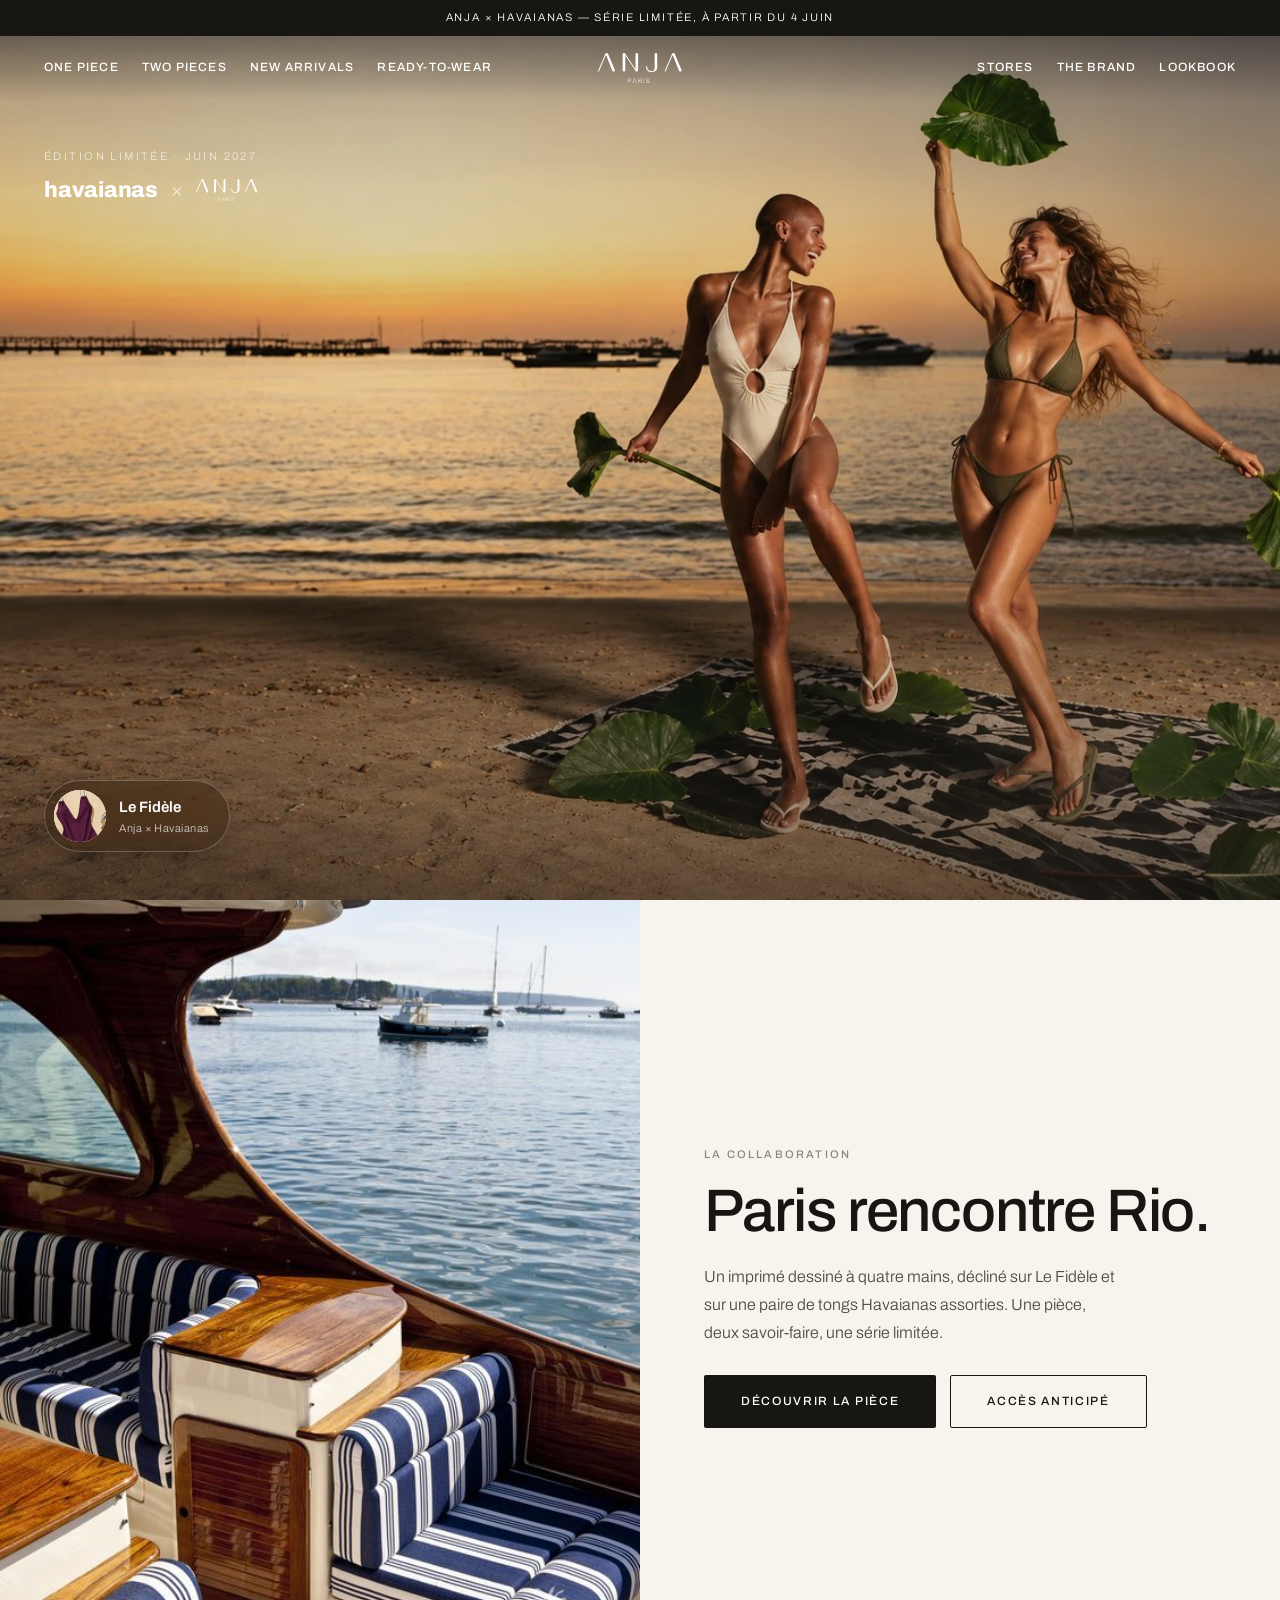
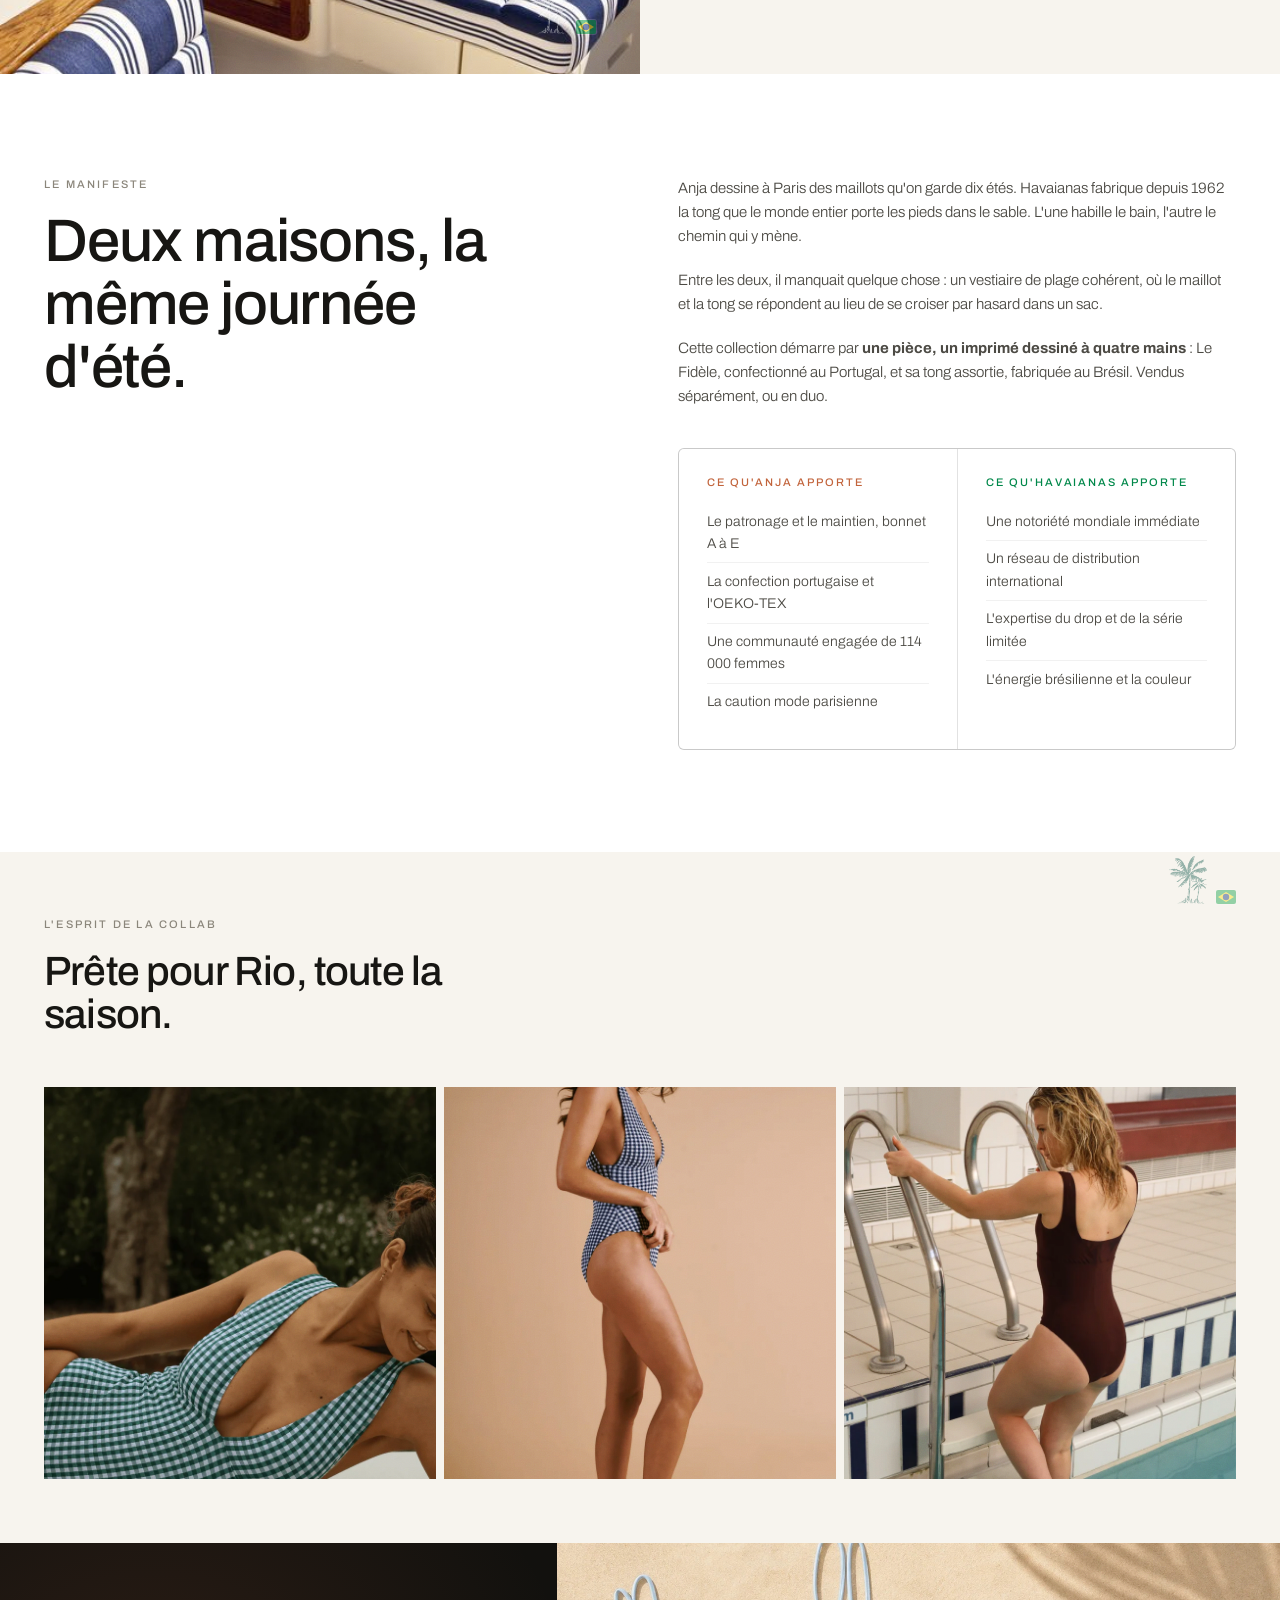
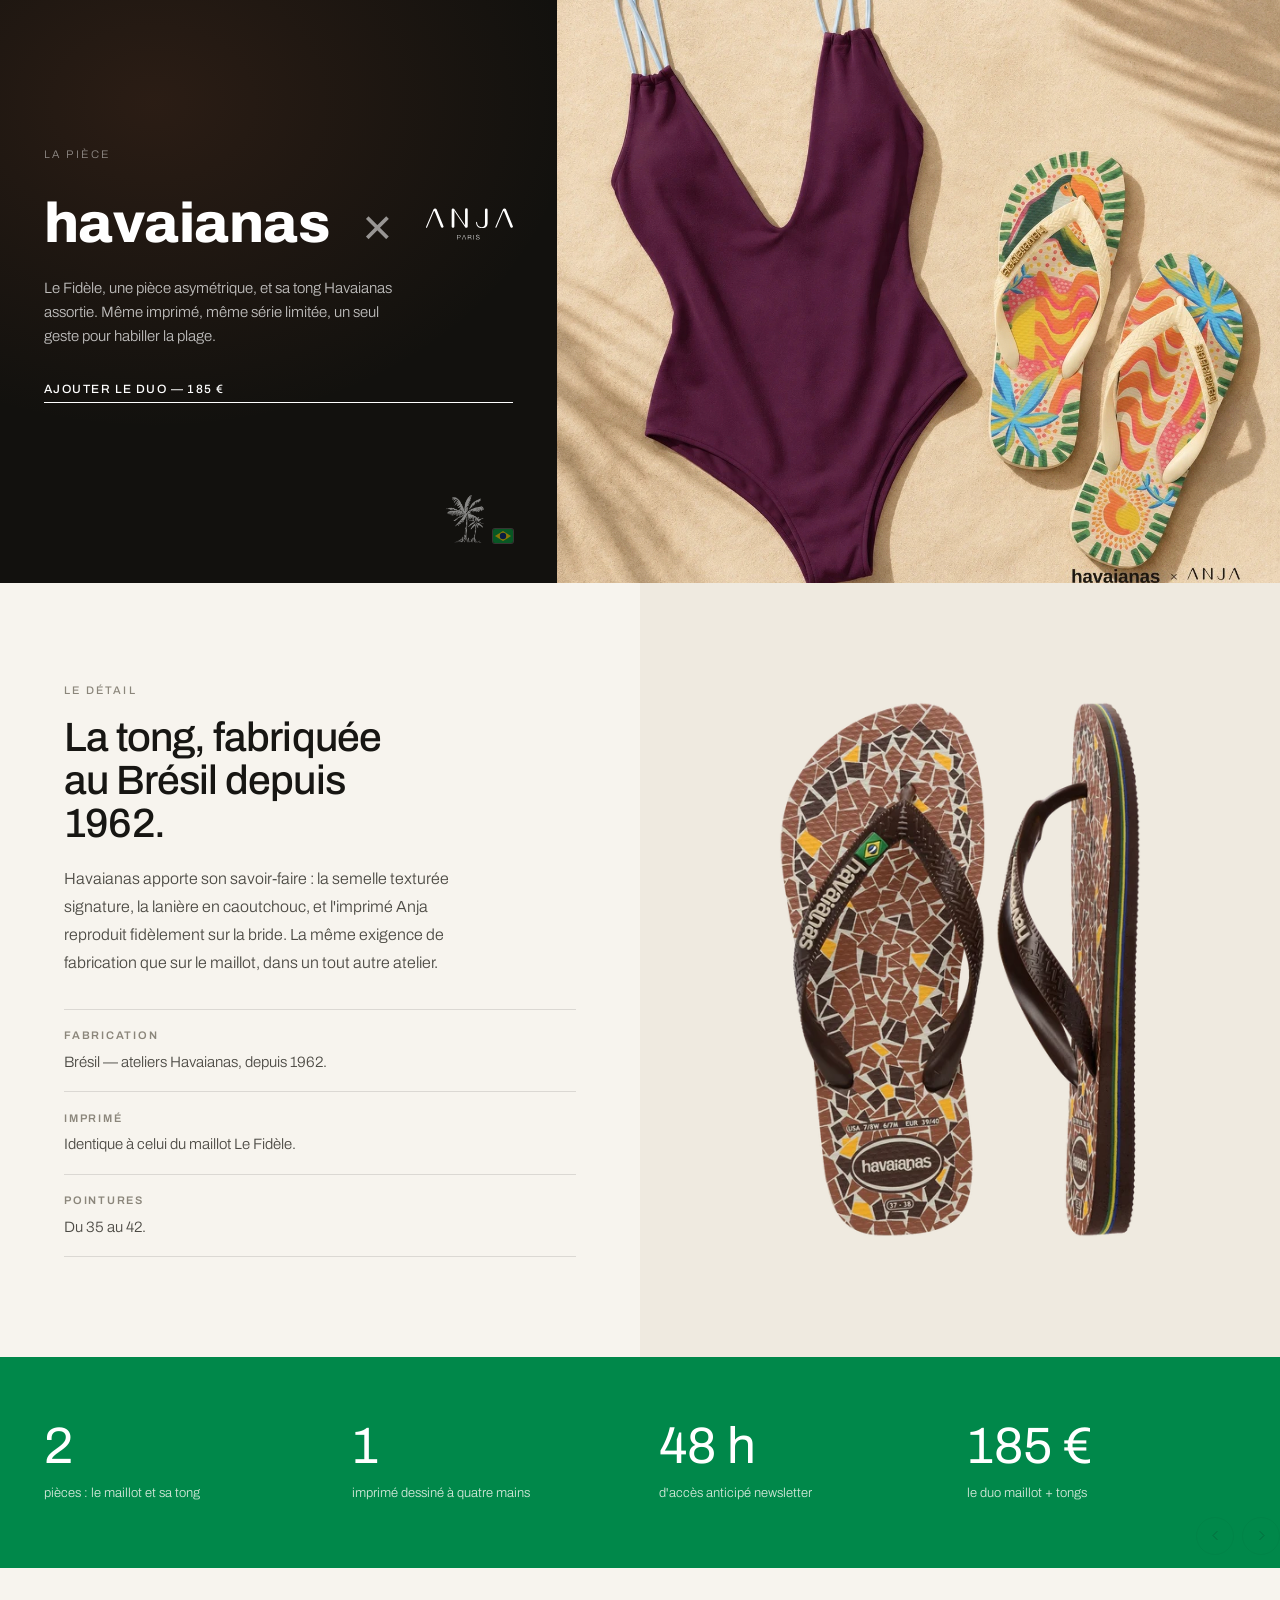
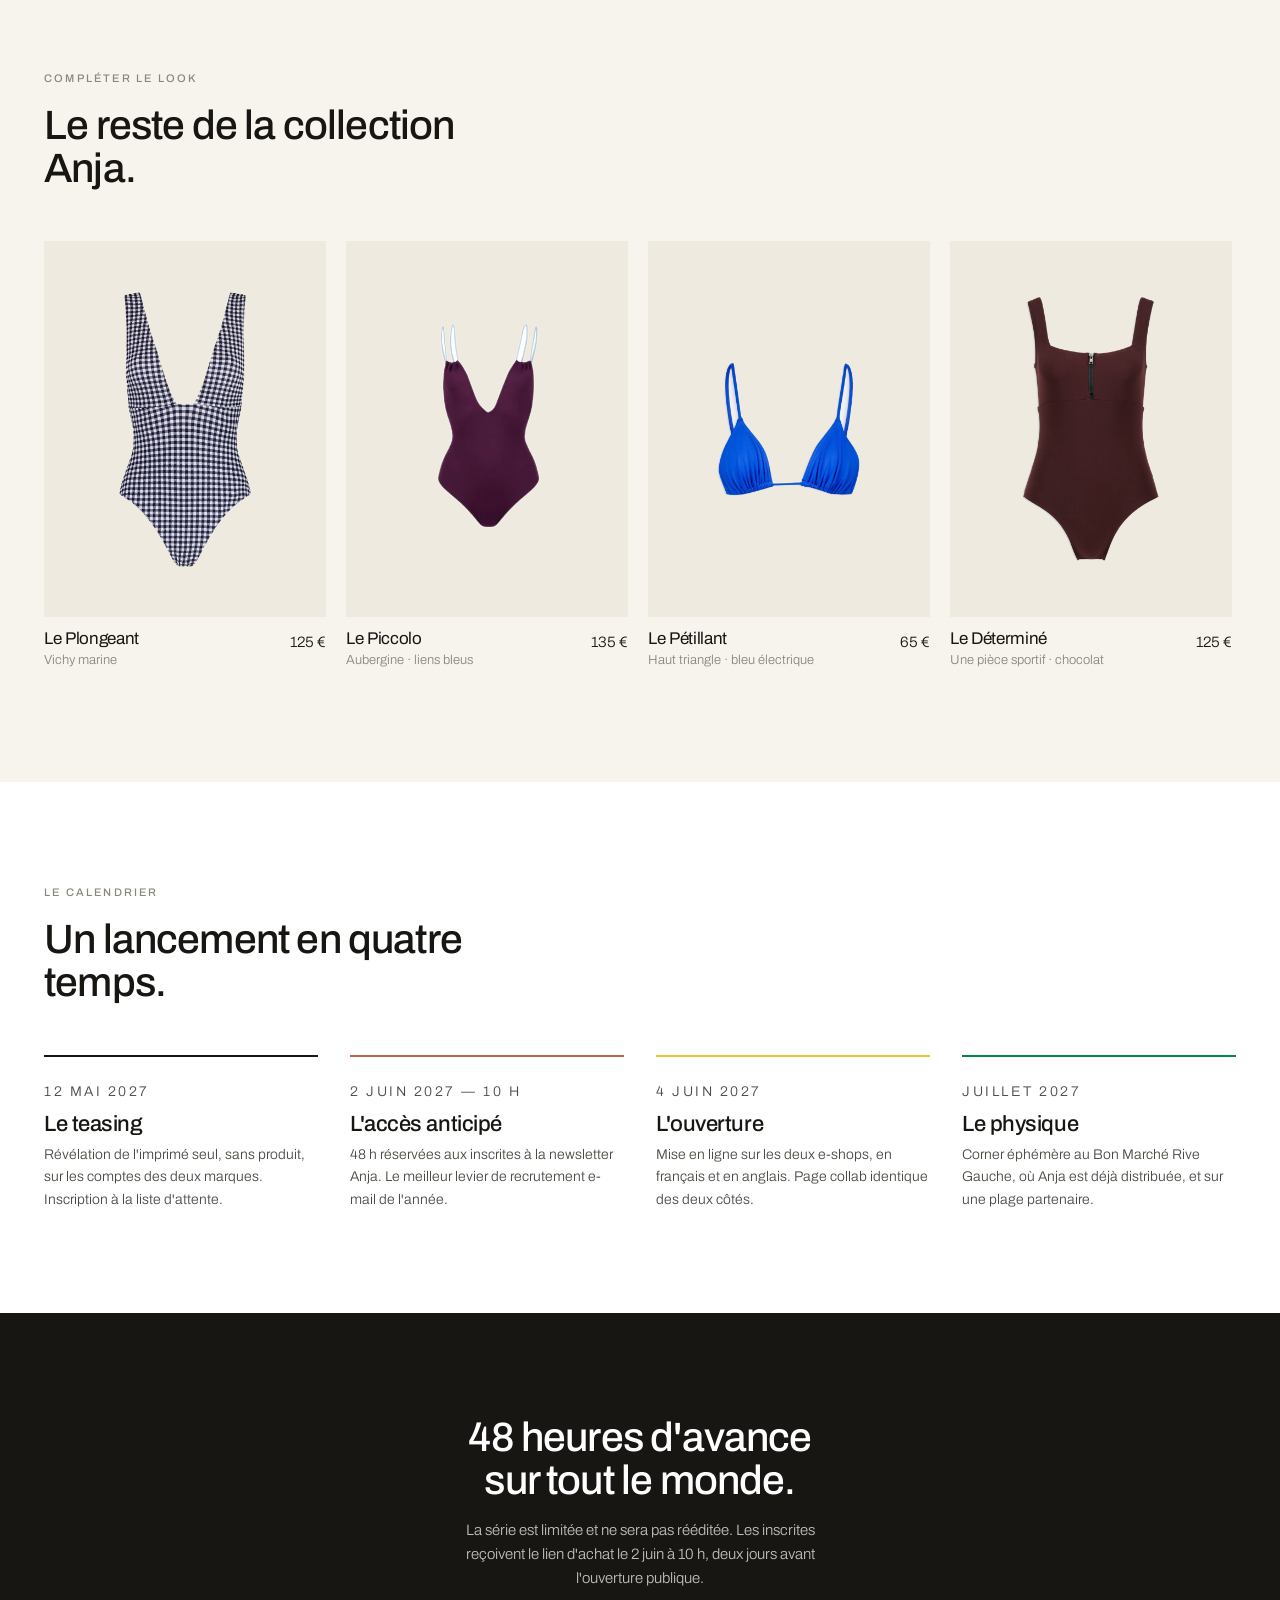
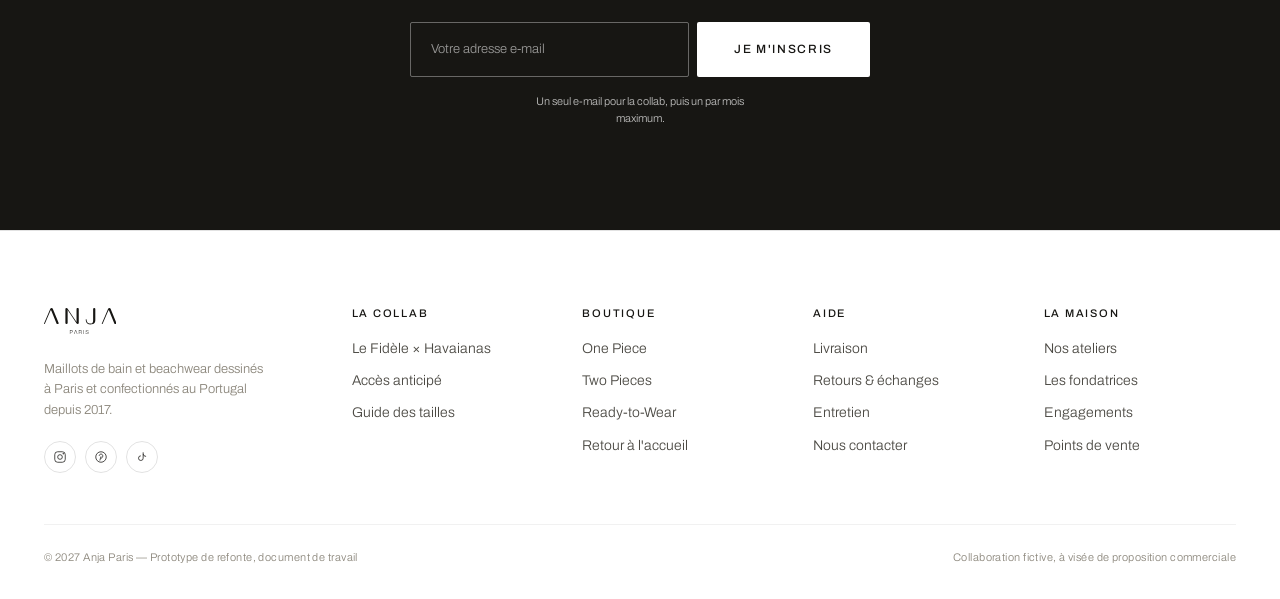
<file: collab.html>
<!doctype html>
<html lang="fr">
<head>
<meta charset="utf-8">
<meta name="viewport" content="width=device-width, initial-scale=1">
<title>Anja × Havaianas — Édition limitée, juin 2027 | ANJA PARIS</title>
<meta name="description" content="Paris rencontre Rio. Six maillots et deux tongs dessinés ensemble, un seul imprimé, une série limitée. Anja Paris × Havaianas, juin 2027.">

<link rel="preconnect" href="https://fonts.googleapis.com">
<link rel="preconnect" href="https://fonts.gstatic.com" crossorigin>
<link href="https://fonts.googleapis.com/css2?family=Archivo:wght@300;400;500;600;700&display=swap" rel="stylesheet">
<link rel="stylesheet" href="assets/css/style.css">
<link rel="stylesheet" href="assets/css/collab.css">
</head>

<body class="collab-page">
<a class="skip-link" href="#main">Aller au contenu</a>

<div class="announce">
  <div class="announce__track">
    <p class="announce__item is-active">Anja × Havaianas — série limitée, à partir du 4 juin</p>
    <p class="announce__item">Accès anticipé 48 h pour les inscrites à la newsletter</p>
    <p class="announce__item">Livraison offerte dès 120 € · Retours gratuits 30 jours</p>
  </div>
</div>

<header class="header">
  <div class="header__inner">
    <div class="header__nav-slot">
      <button class="burger" aria-label="Ouvrir le menu" aria-expanded="false"><span></span></button>
      <nav class="nav nav--left" aria-label="Navigation boutique">
        <a class="nav__link" href="index.html#icons">One Piece</a>
        <a class="nav__link" href="index.html#icons">Two Pieces</a>
        <a class="nav__link" href="index.html#collab-icons">New Arrivals</a>
        <a class="nav__link" href="index.html#editorial">Ready-to-Wear</a>
      </nav>
    </div>

    <a class="logo" href="index.html" aria-label="Anja Paris — retour à l'accueil"><svg xmlns="http://www.w3.org/2000/svg" viewBox="0 0 102.671 36.85"><defs><style>.a{fill:currentColor;}</style></defs><path class="a" d="M1.171-3.826V-6.053H2.956a1.341,1.341,0,0,1,.877.275,1.02,1.02,0,0,1,.336.839,1.02,1.02,0,0,1-.336.839,1.341,1.341,0,0,1-.877.275ZM.653-6.5v5.444h.519V-3.384h1.9a2.019,2.019,0,0,0,.663-.1,1.4,1.4,0,0,0,.511-.305,1.348,1.348,0,0,0,.328-.492,1.774,1.774,0,0,0,.114-.656A1.774,1.774,0,0,0,4.572-5.6a1.348,1.348,0,0,0-.328-.492,1.4,1.4,0,0,0-.511-.305,2.019,2.019,0,0,0-.663-.1Zm7.923,0h.58L11.29-1.051h-.557L8.842-5.977,6.936-1.051H6.379ZM13.829-3.91V-6.053h1.937a1.2,1.2,0,0,1,.885.29,1.072,1.072,0,0,1,.29.793,1,1,0,0,1-.1.446,1.027,1.027,0,0,1-.255.332,1.121,1.121,0,0,1-.374.21,1.391,1.391,0,0,1-.45.072ZM13.311-6.5v5.444h.519V-3.468H15.8a.967.967,0,0,1,.576.122.9.9,0,0,1,.32.362,1.576,1.576,0,0,1,.145.511q.034.286.05.576.008.084.015.2t.019.233a1.652,1.652,0,0,0,.038.229.666.666,0,0,0,.072.187H17.6a.729.729,0,0,1-.133-.278A2.473,2.473,0,0,1,17.4-1.71q-.023-.2-.031-.4t-.015-.336a2.707,2.707,0,0,0-.065-.454,1.082,1.082,0,0,0-.16-.37.889.889,0,0,0-.286-.263,1.208,1.208,0,0,0-.442-.141v-.015a1.217,1.217,0,0,0,.793-.488,1.529,1.529,0,0,0,.267-.9,1.424,1.424,0,0,0-.133-.637,1.23,1.23,0,0,0-.358-.442,1.538,1.538,0,0,0-.526-.255A2.363,2.363,0,0,0,15.8-6.5Zm6.649,0v5.444h.519V-6.5Zm3.424,3.652h-.519A1.924,1.924,0,0,0,23-1.981a1.5,1.5,0,0,0,.446.587,1.921,1.921,0,0,0,.7.339,3.431,3.431,0,0,0,.892.111,3.364,3.364,0,0,0,.824-.088,2.124,2.124,0,0,0,.576-.229,1.3,1.3,0,0,0,.366-.316,1.614,1.614,0,0,0,.206-.347,1.23,1.23,0,0,0,.092-.324,2.069,2.069,0,0,0,.019-.244,1.342,1.342,0,0,0-.111-.572,1.159,1.159,0,0,0-.305-.4,1.8,1.8,0,0,0-.45-.275,3.815,3.815,0,0,0-.545-.187l-1.327-.328a2,2,0,0,1-.316-.1.947.947,0,0,1-.263-.16.7.7,0,0,1-.179-.24.788.788,0,0,1-.065-.332,1.04,1.04,0,0,1,.114-.511.947.947,0,0,1,.3-.332,1.289,1.289,0,0,1,.435-.183,2.282,2.282,0,0,1,.515-.057,1.888,1.888,0,0,1,.553.08,1.435,1.435,0,0,1,.465.236,1.217,1.217,0,0,1,.328.389,1.261,1.261,0,0,1,.141.545h.519a1.578,1.578,0,0,0-.164-.736,1.587,1.587,0,0,0-.438-.53,1.9,1.9,0,0,0-.641-.32,2.737,2.737,0,0,0-.77-.107,2.307,2.307,0,0,0-.938.164,1.665,1.665,0,0,0-.576.4,1.293,1.293,0,0,0-.286.5,1.727,1.727,0,0,0-.076.465,1.278,1.278,0,0,0,.1.541,1.159,1.159,0,0,0,.271.374,1.313,1.313,0,0,0,.393.244,3.631,3.631,0,0,0,.461.153l1.212.3a3.544,3.544,0,0,1,.389.118,1.573,1.573,0,0,1,.362.187.941.941,0,0,1,.267.282.743.743,0,0,1,.1.4.87.87,0,0,1-.145.507,1.2,1.2,0,0,1-.362.343,1.62,1.62,0,0,1-.469.194,1.984,1.984,0,0,1-.465.061,3.247,3.247,0,0,1-.7-.072,1.573,1.573,0,0,1-.568-.24,1.15,1.15,0,0,1-.377-.45A1.532,1.532,0,0,1,23.384-2.843Z" transform="translate(36.07 37.794)"/><path class="a" d="M209.107,48.771a1.84,1.84,0,0,1,1.711,1.125l8.188,19.842a1.551,1.551,0,0,1,.09.539,1.307,1.307,0,0,1-1.305,1.305h-.45a1.369,1.369,0,0,1-1.259-.811l-7.469-18.492a.533.533,0,0,0-.679-.278.437.437,0,0,0-.267.232l-8.1,19.032a.562.562,0,0,1-.495.315h-.225a.515.515,0,0,1-.2-.041.528.528,0,0,1-.254-.679L207.308,49.9a1.859,1.859,0,0,1,1.709-1.125Z" transform="translate(-116.425 -48.771)"/><path class="a" d="M184.854,65.238v.585a10.4,10.4,0,0,1-.12,1.406,8.257,8.257,0,0,1-.338,1.4,4.869,4.869,0,0,1-.6,1.222,4.646,4.646,0,0,1-.743.761A6.677,6.677,0,0,1,179.9,71.9c-2.313.357-4.843.1-6.389-1.125-1.6-1.267-2.091-3.209-2.339-5.575v0a.121.121,0,0,1,.008-.026.048.048,0,0,0,.008-.023c.012-.026.022-.056.026-.063a.639.639,0,0,1,.859-.338c.416.161.405.671.405,1.193a5.512,5.512,0,0,0,1.26,3.4c1.376,1.59,4.956,2.1,6.7.944,1.315-.87,1.308-2.977,1.3-4.454V50.3a1.571,1.571,0,0,1,1.575-1.53,1.532,1.532,0,0,1,1.53,1.53Z" transform="translate(-112.104 -48.771)"/><path class="a" d="M171.192,68.24a.059.059,0,0,1-.007.023.163.163,0,0,0,.007-.023" transform="translate(-112.105 -51.866)"/><path class="a" d="M156.537,50.3V70.053a1.571,1.571,0,0,1-1.575,1.53h-.18a1.5,1.5,0,0,1-1.26-.675L140.789,51.741l.934-.622,11.665,17.54V50.3a1.575,1.575,0,0,1,3.15,0" transform="translate(-107.273 -48.771)"/><path class="a" d="M138.7,48.771a1.581,1.581,0,0,1,1.3.675l1.114,1.672-.934.622V70.053a1.57,1.57,0,0,1-1.574,1.53h-.09a1.532,1.532,0,0,1-1.531-1.53V50.3a1.532,1.532,0,0,1,1.531-1.53Z" transform="translate(-106.669 -48.771)"/><path class="a" d="M111.687,48.771A1.924,1.924,0,0,1,113.4,49.9l8.189,19.842a1.551,1.551,0,0,1,.09.539,1.307,1.307,0,0,1-1.305,1.305h-.45a1.369,1.369,0,0,1-1.259-.811l-7.469-18.492a.533.533,0,0,0-.679-.278.436.436,0,0,0-.267.232l-8.1,19.032a.563.563,0,0,1-.495.315h-.225a.508.508,0,0,1-.2-.041.524.524,0,0,1-.255-.679L109.887,49.9a1.862,1.862,0,0,1,1.71-1.125Z" transform="translate(-100.938 -48.771)"/></svg>
</a>

    <div class="header__nav-slot header__nav-slot--right">
      <nav class="nav nav--right" aria-label="Navigation maison">
        <a class="nav__link" href="#">Stores</a>
        <a class="nav__link" href="index.html#editorial">The Brand</a>
        <a class="nav__link" href="collab.html" aria-current="page">Lookbook</a>
      </nav>
      <div class="header__utility">
        <div class="header__utility__row">
          <span class="util-link">FR</span>
          <button class="icon-btn" aria-label="Rechercher" data-demo-trigger>
            <svg viewBox="0 0 24 24"><circle cx="11" cy="11" r="7"/><path d="M20 20l-3.5-3.5"/></svg>
          </button>
          <button class="icon-btn" aria-label="Liste d'envies">
            <svg viewBox="0 0 24 24"><path d="M12 20s-7-4.35-9.5-8.5C.8 8 2 4.5 5.5 4c2-.3 3.7.6 4.5 2 .8-1.4 2.5-2.3 4.5-2C18 4.5 19.2 8 21.5 11.5 19 15.65 12 20 12 20z"/></svg>
            <span class="count wish-count">0</span>
          </button>
          <button class="icon-btn" aria-label="Panier">
            <svg viewBox="0 0 24 24"><path d="M6 8h12l-1 12H7L6 8z"/><path d="M9 8V6a3 3 0 0 1 6 0v2"/></svg>
            <span class="count cart-count">0</span>
          </button>
        </div>
      </div>
    </div>
  </div>
</header>

<nav class="drawer" aria-label="Navigation mobile">
  <a href="index.html#icons">One Piece</a>
  <a href="index.html#icons">Two Pieces</a>
  <a href="index.html#collab-icons">New Arrivals</a>
  <a href="index.html#editorial">Ready-to-Wear</a>
  <a href="#">Stores</a>
  <a href="index.html#editorial">The Brand</a>
  <a href="collab.html">Lookbook</a>
  <a href="index.html">Retour à l'accueil</a>
</nav>

<main id="main">

<!-- ===================================================================
     Hero — même composant que la home (photo plein écran + carte
     produit flottante), pour garder exactement la même DA.
     =================================================================== -->
<section class="hero">
  <div class="hero__media">
    <div class="ph">
      <img data-fallback src="assets/images/hero-collab.jpg" alt="Anja × Havaianas, deux modèles sur la plage au coucher du soleil">
    </div>
  </div>
  <div class="hero__scrim"></div>

  <div class="hero__mark">
    <p class="mark-eyebrow">Édition limitée · Juin 2027</p>
    <div class="brand-lockup brand-lockup--sm">
      <span class="brand-lockup__hav">havaianas</span>
      <span class="brand-lockup__x">×</span>
      <span class="brand-lockup__anja"><svg xmlns="http://www.w3.org/2000/svg" viewBox="0 0 102.671 36.85"><defs><style>.a{fill:currentColor;}</style></defs><path class="a" d="M1.171-3.826V-6.053H2.956a1.341,1.341,0,0,1,.877.275,1.02,1.02,0,0,1,.336.839,1.02,1.02,0,0,1-.336.839,1.341,1.341,0,0,1-.877.275ZM.653-6.5v5.444h.519V-3.384h1.9a2.019,2.019,0,0,0,.663-.1,1.4,1.4,0,0,0,.511-.305,1.348,1.348,0,0,0,.328-.492,1.774,1.774,0,0,0,.114-.656A1.774,1.774,0,0,0,4.572-5.6a1.348,1.348,0,0,0-.328-.492,1.4,1.4,0,0,0-.511-.305,2.019,2.019,0,0,0-.663-.1Zm7.923,0h.58L11.29-1.051h-.557L8.842-5.977,6.936-1.051H6.379ZM13.829-3.91V-6.053h1.937a1.2,1.2,0,0,1,.885.29,1.072,1.072,0,0,1,.29.793,1,1,0,0,1-.1.446,1.027,1.027,0,0,1-.255.332,1.121,1.121,0,0,1-.374.21,1.391,1.391,0,0,1-.45.072ZM13.311-6.5v5.444h.519V-3.468H15.8a.967.967,0,0,1,.576.122.9.9,0,0,1,.32.362,1.576,1.576,0,0,1,.145.511q.034.286.05.576.008.084.015.2t.019.233a1.652,1.652,0,0,0,.038.229.666.666,0,0,0,.072.187H17.6a.729.729,0,0,1-.133-.278A2.473,2.473,0,0,1,17.4-1.71q-.023-.2-.031-.4t-.015-.336a2.707,2.707,0,0,0-.065-.454,1.082,1.082,0,0,0-.16-.37.889.889,0,0,0-.286-.263,1.208,1.208,0,0,0-.442-.141v-.015a1.217,1.217,0,0,0,.793-.488,1.529,1.529,0,0,0,.267-.9,1.424,1.424,0,0,0-.133-.637,1.23,1.23,0,0,0-.358-.442,1.538,1.538,0,0,0-.526-.255A2.363,2.363,0,0,0,15.8-6.5Zm6.649,0v5.444h.519V-6.5Zm3.424,3.652h-.519A1.924,1.924,0,0,0,23-1.981a1.5,1.5,0,0,0,.446.587,1.921,1.921,0,0,0,.7.339,3.431,3.431,0,0,0,.892.111,3.364,3.364,0,0,0,.824-.088,2.124,2.124,0,0,0,.576-.229,1.3,1.3,0,0,0,.366-.316,1.614,1.614,0,0,0,.206-.347,1.23,1.23,0,0,0,.092-.324,2.069,2.069,0,0,0,.019-.244,1.342,1.342,0,0,0-.111-.572,1.159,1.159,0,0,0-.305-.4,1.8,1.8,0,0,0-.45-.275,3.815,3.815,0,0,0-.545-.187l-1.327-.328a2,2,0,0,1-.316-.1.947.947,0,0,1-.263-.16.7.7,0,0,1-.179-.24.788.788,0,0,1-.065-.332,1.04,1.04,0,0,1,.114-.511.947.947,0,0,1,.3-.332,1.289,1.289,0,0,1,.435-.183,2.282,2.282,0,0,1,.515-.057,1.888,1.888,0,0,1,.553.08,1.435,1.435,0,0,1,.465.236,1.217,1.217,0,0,1,.328.389,1.261,1.261,0,0,1,.141.545h.519a1.578,1.578,0,0,0-.164-.736,1.587,1.587,0,0,0-.438-.53,1.9,1.9,0,0,0-.641-.32,2.737,2.737,0,0,0-.77-.107,2.307,2.307,0,0,0-.938.164,1.665,1.665,0,0,0-.576.4,1.293,1.293,0,0,0-.286.5,1.727,1.727,0,0,0-.076.465,1.278,1.278,0,0,0,.1.541,1.159,1.159,0,0,0,.271.374,1.313,1.313,0,0,0,.393.244,3.631,3.631,0,0,0,.461.153l1.212.3a3.544,3.544,0,0,1,.389.118,1.573,1.573,0,0,1,.362.187.941.941,0,0,1,.267.282.743.743,0,0,1,.1.4.87.87,0,0,1-.145.507,1.2,1.2,0,0,1-.362.343,1.62,1.62,0,0,1-.469.194,1.984,1.984,0,0,1-.465.061,3.247,3.247,0,0,1-.7-.072,1.573,1.573,0,0,1-.568-.24,1.15,1.15,0,0,1-.377-.45A1.532,1.532,0,0,1,23.384-2.843Z" transform="translate(36.07 37.794)"/><path class="a" d="M209.107,48.771a1.84,1.84,0,0,1,1.711,1.125l8.188,19.842a1.551,1.551,0,0,1,.09.539,1.307,1.307,0,0,1-1.305,1.305h-.45a1.369,1.369,0,0,1-1.259-.811l-7.469-18.492a.533.533,0,0,0-.679-.278.437.437,0,0,0-.267.232l-8.1,19.032a.562.562,0,0,1-.495.315h-.225a.515.515,0,0,1-.2-.041.528.528,0,0,1-.254-.679L207.308,49.9a1.859,1.859,0,0,1,1.709-1.125Z" transform="translate(-116.425 -48.771)"/><path class="a" d="M184.854,65.238v.585a10.4,10.4,0,0,1-.12,1.406,8.257,8.257,0,0,1-.338,1.4,4.869,4.869,0,0,1-.6,1.222,4.646,4.646,0,0,1-.743.761A6.677,6.677,0,0,1,179.9,71.9c-2.313.357-4.843.1-6.389-1.125-1.6-1.267-2.091-3.209-2.339-5.575v0a.121.121,0,0,1,.008-.026.048.048,0,0,0,.008-.023c.012-.026.022-.056.026-.063a.639.639,0,0,1,.859-.338c.416.161.405.671.405,1.193a5.512,5.512,0,0,0,1.26,3.4c1.376,1.59,4.956,2.1,6.7.944,1.315-.87,1.308-2.977,1.3-4.454V50.3a1.571,1.571,0,0,1,1.575-1.53,1.532,1.532,0,0,1,1.53,1.53Z" transform="translate(-112.104 -48.771)"/><path class="a" d="M171.192,68.24a.059.059,0,0,1-.007.023.163.163,0,0,0,.007-.023" transform="translate(-112.105 -51.866)"/><path class="a" d="M156.537,50.3V70.053a1.571,1.571,0,0,1-1.575,1.53h-.18a1.5,1.5,0,0,1-1.26-.675L140.789,51.741l.934-.622,11.665,17.54V50.3a1.575,1.575,0,0,1,3.15,0" transform="translate(-107.273 -48.771)"/><path class="a" d="M138.7,48.771a1.581,1.581,0,0,1,1.3.675l1.114,1.672-.934.622V70.053a1.57,1.57,0,0,1-1.574,1.53h-.09a1.532,1.532,0,0,1-1.531-1.53V50.3a1.532,1.532,0,0,1,1.531-1.53Z" transform="translate(-106.669 -48.771)"/><path class="a" d="M111.687,48.771A1.924,1.924,0,0,1,113.4,49.9l8.189,19.842a1.551,1.551,0,0,1,.09.539,1.307,1.307,0,0,1-1.305,1.305h-.45a1.369,1.369,0,0,1-1.259-.811l-7.469-18.492a.533.533,0,0,0-.679-.278.436.436,0,0,0-.267.232l-8.1,19.032a.563.563,0,0,1-.495.315h-.225a.508.508,0,0,1-.2-.041.524.524,0,0,1-.255-.679L109.887,49.9a1.862,1.862,0,0,1,1.71-1.125Z" transform="translate(-100.938 -48.771)"/></svg></span>
    </div>
  </div>

  <div class="hero__tag">
    <div class="hero__tag__thumb">
      <div class="ph">
        <img data-fallback src="assets/images/hero-collab-tag.jpg" alt="Le Fidèle, édition Anja × Havaianas">
      </div>
    </div>
    <div class="hero__tag__body">
      <strong>Le Fidèle</strong>
      <span>Anja × Havaianas</span>
    </div>
  </div>
</section>

<!-- ===================================================================
     Intro — la promesse de la collab en une phrase, avec une vraie
     photo d'ambiance plutôt qu'un bloc de texte isolé sur fond blanc.
     =================================================================== -->
<section class="editorial">
  <div class="editorial__media" data-reveal>
    <div class="ph">
      <img data-fallback src="assets/images/ambiance-nautique.jpg" alt="Ambiance nautique, coussins rayés bord de mer">
    </div>
    <div class="collab-band__accent" aria-hidden="true">
      <img src="assets/images/illustration-palmier.webp" alt="" loading="lazy">
      <span class="flag-br"><svg viewBox="0 0 20 14"><rect width="20" height="14" fill="#009C3B"/><polygon points="10,2 18,7 10,12 2,7" fill="#FFDF00"/><circle cx="10" cy="7" r="3.2" fill="#002776"/></svg></span>
    </div>
  </div>
  <div class="editorial__body" data-reveal data-delay="1">
    <p class="eyebrow">La collaboration</p>
    <h1 style="font-size:var(--fs-h1)">Paris rencontre Rio.</h1>
    <p class="lede" style="margin-top:1.25rem">Un imprimé dessiné à quatre mains, décliné sur Le Fidèle et sur une paire de tongs Havaianas assorties. Une pièce, deux savoir-faire, une série limitée.</p>
    <div style="display:flex; gap:.875rem; flex-wrap:wrap; margin-top:1.75rem">
      <a class="btn btn--solid" href="#duo">Découvrir la pièce</a>
      <a class="btn btn--ghost" href="#acces">Accès anticipé</a>
    </div>
  </div>
</section>

<!-- ===================================================================
     Manifeste — pourquoi ces deux marques
     =================================================================== -->
<section class="section manifesto">
  <div class="wrap">

    <div class="manifesto__grid">
      <div data-reveal>
        <p class="eyebrow">Le manifeste</p>
        <h2>Deux maisons, la même journée d'été.</h2>
      </div>

      <div class="manifesto__body" data-reveal data-delay="1">
        <p>Anja dessine à Paris des maillots qu'on garde dix étés. Havaianas fabrique depuis 1962 la tong que le monde entier porte les pieds dans le sable. L'une habille le bain, l'autre le chemin qui y mène.</p>
        <p>Entre les deux, il manquait quelque chose : un vestiaire de plage cohérent, où le maillot et la tong se répondent au lieu de se croiser par hasard dans un sac.</p>
        <p>Cette collection démarre par <strong>une pièce, un imprimé dessiné à quatre mains</strong> : Le Fidèle, confectionné au Portugal, et sa tong assortie, fabriquée au Brésil. Vendus séparément, ou en duo.</p>

        <div class="vs">
          <div class="vs__cell">
            <h4>Ce qu'Anja apporte</h4>
            <ul>
              <li>Le patronage et le maintien, bonnet A à E</li>
              <li>La confection portugaise et l'OEKO-TEX</li>
              <li>Une communauté engagée de 114 000 femmes</li>
              <li>La caution mode parisienne</li>
            </ul>
          </div>
          <div class="vs__cell">
            <h4>Ce qu'Havaianas apporte</h4>
            <ul>
              <li>Une notoriété mondiale immédiate</li>
              <li>Un réseau de distribution international</li>
              <li>L'expertise du drop et de la série limitée</li>
              <li>L'énergie brésilienne et la couleur</li>
            </ul>
          </div>
        </div>
      </div>
    </div>
  </div>
</section>

<!-- ===================================================================
     Prête pour Rio — la garde-robe Anja qui accompagne la collab,
     en vraies photos de la maison plutôt qu'en blanc vide.
     =================================================================== -->
<section class="section section--tight wrap" style="position:relative">
  <div class="section-head" data-reveal>
    <p class="eyebrow">L'esprit de la collab</p>
    <h2>Prête pour Rio, toute la saison.</h2>
  </div>
  <div class="ugc__grid" data-reveal style="grid-template-columns:repeat(3,1fr)">
    <a class="ugc__item" href="index.html#icons"><div class="ph"><img data-fallback src="assets/images/le-plongeant-vichy-vert-lifestyle.webp" alt="Le Plongeant, vichy vert"></div></a>
    <a class="ugc__item" href="index.html#icons"><div class="ph"><img data-fallback src="assets/images/le-piccolo-lifestyle-bras.webp" alt="Le Piccolo"></div></a>
    <a class="ugc__item" href="index.html#icons"><div class="ph"><img data-fallback src="assets/images/le-determine-lifestyle-dos.webp" alt="Le Déterminé"></div></a>
  </div>
  <div class="collab-band__accent" aria-hidden="true" style="right:var(--gutter); bottom:auto; top:.25rem; opacity:.4">
    <img src="assets/images/illustration-palmier.webp" alt="" loading="lazy" style="filter:none">
    <span class="flag-br"><svg viewBox="0 0 20 14"><rect width="20" height="14" fill="#009C3B"/><polygon points="10,2 18,7 10,12 2,7" fill="#FFDF00"/><circle cx="10" cy="7" r="3.2" fill="#002776"/></svg></span>
  </div>
</section>

<!-- ===================================================================
     Le duo — la pièce et sa tong assortie, en grand.
     Même composant que le bandeau collab de la home.
     =================================================================== -->
<section class="collab-band" id="duo">
  <div class="collab-band__grid">
    <div class="collab-band__copy" data-reveal>
      <p class="mark-eyebrow">La pièce</p>
      <div class="brand-lockup brand-lockup--lg">
        <span class="brand-lockup__hav">havaianas</span>
        <span class="brand-lockup__x">×</span>
        <span class="brand-lockup__anja"><svg xmlns="http://www.w3.org/2000/svg" viewBox="0 0 102.671 36.85"><defs><style>.a{fill:currentColor;}</style></defs><path class="a" d="M1.171-3.826V-6.053H2.956a1.341,1.341,0,0,1,.877.275,1.02,1.02,0,0,1,.336.839,1.02,1.02,0,0,1-.336.839,1.341,1.341,0,0,1-.877.275ZM.653-6.5v5.444h.519V-3.384h1.9a2.019,2.019,0,0,0,.663-.1,1.4,1.4,0,0,0,.511-.305,1.348,1.348,0,0,0,.328-.492,1.774,1.774,0,0,0,.114-.656A1.774,1.774,0,0,0,4.572-5.6a1.348,1.348,0,0,0-.328-.492,1.4,1.4,0,0,0-.511-.305,2.019,2.019,0,0,0-.663-.1Zm7.923,0h.58L11.29-1.051h-.557L8.842-5.977,6.936-1.051H6.379ZM13.829-3.91V-6.053h1.937a1.2,1.2,0,0,1,.885.29,1.072,1.072,0,0,1,.29.793,1,1,0,0,1-.1.446,1.027,1.027,0,0,1-.255.332,1.121,1.121,0,0,1-.374.21,1.391,1.391,0,0,1-.45.072ZM13.311-6.5v5.444h.519V-3.468H15.8a.967.967,0,0,1,.576.122.9.9,0,0,1,.32.362,1.576,1.576,0,0,1,.145.511q.034.286.05.576.008.084.015.2t.019.233a1.652,1.652,0,0,0,.038.229.666.666,0,0,0,.072.187H17.6a.729.729,0,0,1-.133-.278A2.473,2.473,0,0,1,17.4-1.71q-.023-.2-.031-.4t-.015-.336a2.707,2.707,0,0,0-.065-.454,1.082,1.082,0,0,0-.16-.37.889.889,0,0,0-.286-.263,1.208,1.208,0,0,0-.442-.141v-.015a1.217,1.217,0,0,0,.793-.488,1.529,1.529,0,0,0,.267-.9,1.424,1.424,0,0,0-.133-.637,1.23,1.23,0,0,0-.358-.442,1.538,1.538,0,0,0-.526-.255A2.363,2.363,0,0,0,15.8-6.5Zm6.649,0v5.444h.519V-6.5Zm3.424,3.652h-.519A1.924,1.924,0,0,0,23-1.981a1.5,1.5,0,0,0,.446.587,1.921,1.921,0,0,0,.7.339,3.431,3.431,0,0,0,.892.111,3.364,3.364,0,0,0,.824-.088,2.124,2.124,0,0,0,.576-.229,1.3,1.3,0,0,0,.366-.316,1.614,1.614,0,0,0,.206-.347,1.23,1.23,0,0,0,.092-.324,2.069,2.069,0,0,0,.019-.244,1.342,1.342,0,0,0-.111-.572,1.159,1.159,0,0,0-.305-.4,1.8,1.8,0,0,0-.45-.275,3.815,3.815,0,0,0-.545-.187l-1.327-.328a2,2,0,0,1-.316-.1.947.947,0,0,1-.263-.16.7.7,0,0,1-.179-.24.788.788,0,0,1-.065-.332,1.04,1.04,0,0,1,.114-.511.947.947,0,0,1,.3-.332,1.289,1.289,0,0,1,.435-.183,2.282,2.282,0,0,1,.515-.057,1.888,1.888,0,0,1,.553.08,1.435,1.435,0,0,1,.465.236,1.217,1.217,0,0,1,.328.389,1.261,1.261,0,0,1,.141.545h.519a1.578,1.578,0,0,0-.164-.736,1.587,1.587,0,0,0-.438-.53,1.9,1.9,0,0,0-.641-.32,2.737,2.737,0,0,0-.77-.107,2.307,2.307,0,0,0-.938.164,1.665,1.665,0,0,0-.576.4,1.293,1.293,0,0,0-.286.5,1.727,1.727,0,0,0-.076.465,1.278,1.278,0,0,0,.1.541,1.159,1.159,0,0,0,.271.374,1.313,1.313,0,0,0,.393.244,3.631,3.631,0,0,0,.461.153l1.212.3a3.544,3.544,0,0,1,.389.118,1.573,1.573,0,0,1,.362.187.941.941,0,0,1,.267.282.743.743,0,0,1,.1.4.87.87,0,0,1-.145.507,1.2,1.2,0,0,1-.362.343,1.62,1.62,0,0,1-.469.194,1.984,1.984,0,0,1-.465.061,3.247,3.247,0,0,1-.7-.072,1.573,1.573,0,0,1-.568-.24,1.15,1.15,0,0,1-.377-.45A1.532,1.532,0,0,1,23.384-2.843Z" transform="translate(36.07 37.794)"/><path class="a" d="M209.107,48.771a1.84,1.84,0,0,1,1.711,1.125l8.188,19.842a1.551,1.551,0,0,1,.09.539,1.307,1.307,0,0,1-1.305,1.305h-.45a1.369,1.369,0,0,1-1.259-.811l-7.469-18.492a.533.533,0,0,0-.679-.278.437.437,0,0,0-.267.232l-8.1,19.032a.562.562,0,0,1-.495.315h-.225a.515.515,0,0,1-.2-.041.528.528,0,0,1-.254-.679L207.308,49.9a1.859,1.859,0,0,1,1.709-1.125Z" transform="translate(-116.425 -48.771)"/><path class="a" d="M184.854,65.238v.585a10.4,10.4,0,0,1-.12,1.406,8.257,8.257,0,0,1-.338,1.4,4.869,4.869,0,0,1-.6,1.222,4.646,4.646,0,0,1-.743.761A6.677,6.677,0,0,1,179.9,71.9c-2.313.357-4.843.1-6.389-1.125-1.6-1.267-2.091-3.209-2.339-5.575v0a.121.121,0,0,1,.008-.026.048.048,0,0,0,.008-.023c.012-.026.022-.056.026-.063a.639.639,0,0,1,.859-.338c.416.161.405.671.405,1.193a5.512,5.512,0,0,0,1.26,3.4c1.376,1.59,4.956,2.1,6.7.944,1.315-.87,1.308-2.977,1.3-4.454V50.3a1.571,1.571,0,0,1,1.575-1.53,1.532,1.532,0,0,1,1.53,1.53Z" transform="translate(-112.104 -48.771)"/><path class="a" d="M171.192,68.24a.059.059,0,0,1-.007.023.163.163,0,0,0,.007-.023" transform="translate(-112.105 -51.866)"/><path class="a" d="M156.537,50.3V70.053a1.571,1.571,0,0,1-1.575,1.53h-.18a1.5,1.5,0,0,1-1.26-.675L140.789,51.741l.934-.622,11.665,17.54V50.3a1.575,1.575,0,0,1,3.15,0" transform="translate(-107.273 -48.771)"/><path class="a" d="M138.7,48.771a1.581,1.581,0,0,1,1.3.675l1.114,1.672-.934.622V70.053a1.57,1.57,0,0,1-1.574,1.53h-.09a1.532,1.532,0,0,1-1.531-1.53V50.3a1.532,1.532,0,0,1,1.531-1.53Z" transform="translate(-106.669 -48.771)"/><path class="a" d="M111.687,48.771A1.924,1.924,0,0,1,113.4,49.9l8.189,19.842a1.551,1.551,0,0,1,.09.539,1.307,1.307,0,0,1-1.305,1.305h-.45a1.369,1.369,0,0,1-1.259-.811l-7.469-18.492a.533.533,0,0,0-.679-.278.436.436,0,0,0-.267.232l-8.1,19.032a.563.563,0,0,1-.495.315h-.225a.508.508,0,0,1-.2-.041.524.524,0,0,1-.255-.679L109.887,49.9a1.862,1.862,0,0,1,1.71-1.125Z" transform="translate(-100.938 -48.771)"/></svg></span>
      </div>
      <p>Le Fidèle, une pièce asymétrique, et sa tong Havaianas assortie. Même imprimé, même série limitée, un seul geste pour habiller la plage.</p>
      <a class="link-u" style="color:var(--paper)" href="#" data-add>Ajouter le duo — 185 €</a>
    <div class="collab-band__accent" aria-hidden="true">
      <img src="assets/images/illustration-palmier.webp" alt="" loading="lazy">
      <span class="flag-br"><svg viewBox="0 0 20 14"><rect width="20" height="14" fill="#009C3B"/><polygon points="10,2 18,7 10,12 2,7" fill="#FFDF00"/><circle cx="10" cy="7" r="3.2" fill="#002776"/></svg></span>
    </div>
    </div>
    <div class="collab-band__visual">
      <div class="ph">
        <img data-fallback src="assets/images/collab-duo-le-fidele.jpg" alt="Le Fidèle et ses tongs Havaianas assorties">
      </div>
    </div>
  </div>
</section>

<!-- ===================================================================
     Détail — la tong, en gros plan.
     Même composant éditorial que la home (image / texte en alternance).
     =================================================================== -->
<section class="editorial editorial--reverse">
  <div class="editorial__media" data-reveal>
    <div class="ph ph--cutout">
      <img data-fallback src="assets/images/collab-tongs-detail.png" alt="Tongs Havaianas, imprimé mosaïque, vues de dessus et de profil">
    </div>
  </div>
  <div class="editorial__body" data-reveal data-delay="1">
    <p class="eyebrow">Le détail</p>
    <h2>La tong, fabriquée au Brésil depuis 1962.</h2>
    <p class="lede">Havaianas apporte son savoir-faire : la semelle texturée signature, la lanière en caoutchouc, et l'imprimé Anja reproduit fidèlement sur la bride. La même exigence de fabrication que sur le maillot, dans un tout autre atelier.</p>
    <ul class="facts">
      <li><strong>Fabrication</strong><span>Brésil — ateliers Havaianas, depuis 1962.</span></li>
      <li><strong>Imprimé</strong><span>Identique à celui du maillot Le Fidèle.</span></li>
      <li><strong>Pointures</strong><span>Du 35 au 42.</span></li>
    </ul>
  </div>
</section>

<!-- ===================================================================
     Chiffres
     =================================================================== -->
<section class="section section--tight figures">
  <div class="wrap">
    <div class="figures__grid">
      <div class="figures__item" data-reveal><strong>2</strong><span>pièces : le maillot et sa tong</span></div>
      <div class="figures__item" data-reveal data-delay="1"><strong>1</strong><span>imprimé dessiné à quatre mains</span></div>
      <div class="figures__item" data-reveal data-delay="2"><strong>48 h</strong><span>d'accès anticipé newsletter</span></div>
      <div class="figures__item" data-reveal data-delay="3"><strong>185 €</strong><span>le duo maillot + tongs</span></div>
    </div>
  </div>
</section>

<!-- ===================================================================
     Compléter le look — le reste du catalogue Anja, pour prolonger
     la collab sans inventer de fausses nouvelles couleurs Havaianas.
     Même composant carrousel que la home.
     =================================================================== -->
<section class="section wrap" data-rail>
  <div class="section-head section-head--split" data-reveal>
    <div>
      <p class="eyebrow">Compléter le look</p>
      <h2>Le reste de la collection Anja.</h2>
    </div>
    <div class="rail__nav">
      <button class="rail__btn" data-rail-prev aria-label="Précédent"><svg viewBox="0 0 24 24"><path d="M15 5l-7 7 7 7"/></svg></button>
      <button class="rail__btn" data-rail-next aria-label="Suivant"><svg viewBox="0 0 24 24"><path d="M9 5l7 7-7 7"/></svg></button>
    </div>
  </div>

  <div class="rail-wrap">
    <div class="rail" data-reveal>

      <article class="card">
        <div class="card__media">
          <button class="card__wish" aria-label="Ajouter à la liste d'envies"><svg viewBox="0 0 24 24"><path d="M12 20s-7-4.35-9.5-8.5C.8 8 2 4.5 5.5 4c2-.3 3.7.6 4.5 2 .8-1.4 2.5-2.3 4.5-2C18 4.5 19.2 8 21.5 11.5 19 15.65 12 20 12 20z"/></svg></button>
          <div class="ph ph--cutout">
            <img data-fallback src="assets/images/le-plongeant-vichy-marine-packshot-cutout.png" alt="Le Plongeant Vichy Marine">
          </div>
          <button class="card__quick" data-add>Ajout rapide</button>
        </div>
        <div class="card__body">
          <div><h3>Le Plongeant</h3><p>Vichy marine</p></div>
          <span class="card__price">125 €</span>
        </div>
      </article>

      <article class="card">
        <div class="card__media">
          <button class="card__wish" aria-label="Ajouter à la liste d'envies"><svg viewBox="0 0 24 24"><path d="M12 20s-7-4.35-9.5-8.5C.8 8 2 4.5 5.5 4c2-.3 3.7.6 4.5 2 .8-1.4 2.5-2.3 4.5-2C18 4.5 19.2 8 21.5 11.5 19 15.65 12 20 12 20z"/></svg></button>
          <div class="ph ph--cutout">
            <img data-fallback src="assets/images/le-piccolo-packshot-cutout.png" alt="Le Piccolo">
          </div>
          <button class="card__quick" data-add>Ajout rapide</button>
        </div>
        <div class="card__body">
          <div><h3>Le Piccolo</h3><p>Aubergine · liens bleus</p></div>
          <span class="card__price">135 €</span>
        </div>
      </article>

      <article class="card">
        <div class="card__media">
          <button class="card__wish" aria-label="Ajouter à la liste d'envies"><svg viewBox="0 0 24 24"><path d="M12 20s-7-4.35-9.5-8.5C.8 8 2 4.5 5.5 4c2-.3 3.7.6 4.5 2 .8-1.4 2.5-2.3 4.5-2C18 4.5 19.2 8 21.5 11.5 19 15.65 12 20 12 20z"/></svg></button>
          <div class="ph ph--cutout">
            <img data-fallback src="assets/images/le-petillant-packshot-cutout.png" alt="Le Pétillant">
          </div>
          <button class="card__quick" data-add>Ajout rapide</button>
        </div>
        <div class="card__body">
          <div><h3>Le Pétillant</h3><p>Haut triangle · bleu électrique</p></div>
          <span class="card__price">65 €</span>
        </div>
      </article>

      <article class="card">
        <div class="card__media">
          <button class="card__wish" aria-label="Ajouter à la liste d'envies"><svg viewBox="0 0 24 24"><path d="M12 20s-7-4.35-9.5-8.5C.8 8 2 4.5 5.5 4c2-.3 3.7.6 4.5 2 .8-1.4 2.5-2.3 4.5-2C18 4.5 19.2 8 21.5 11.5 19 15.65 12 20 12 20z"/></svg></button>
          <div class="ph ph--cutout">
            <img data-fallback src="assets/images/le-determine-packshot-cutout.png" alt="Le Déterminé">
          </div>
          <button class="card__quick" data-add>Ajout rapide</button>
        </div>
        <div class="card__body">
          <div><h3>Le Déterminé</h3><p>Une pièce sportif · chocolat</p></div>
          <span class="card__price">125 €</span>
        </div>
      </article>

    </div>
  </div>
</section>

<!-- ===================================================================
     Dispositif de lancement
     =================================================================== -->
<section class="section drop">
  <div class="wrap">

    <div class="section-head" data-reveal>
      <p class="eyebrow">Le calendrier</p>
      <h2>Un lancement en quatre temps.</h2>
    </div>

    <div class="drop__list">
      <div class="drop__step" data-reveal>
        <p class="drop__date">12 mai 2027</p>
        <h3>Le teasing</h3>
        <p>Révélation de l'imprimé seul, sans produit, sur les comptes des deux marques. Inscription à la liste d'attente.</p>
      </div>
      <div class="drop__step" data-reveal data-delay="1">
        <p class="drop__date">2 juin 2027 — 10 h</p>
        <h3>L'accès anticipé</h3>
        <p>48 h réservées aux inscrites à la newsletter Anja. Le meilleur levier de recrutement e-mail de l'année.</p>
      </div>
      <div class="drop__step" data-reveal data-delay="2">
        <p class="drop__date">4 juin 2027</p>
        <h3>L'ouverture</h3>
        <p>Mise en ligne sur les deux e-shops, en français et en anglais. Page collab identique des deux côtés.</p>
      </div>
      <div class="drop__step" data-reveal data-delay="3">
        <p class="drop__date">Juillet 2027</p>
        <h3>Le physique</h3>
        <p>Corner éphémère au Bon Marché Rive Gauche, où Anja est déjà distribuée, et sur une plage partenaire.</p>
      </div>
    </div>
  </div>
</section>

<!-- ===================================================================
     Accès anticipé
     =================================================================== -->
<section class="section news" id="acces">
  <div class="wrap news__inner">
    <div data-reveal>
      <h2>48 heures d'avance sur tout le monde.</h2>
      <p>La série est limitée et ne sera pas rééditée. Les inscrites reçoivent le lien d'achat le 2 juin à 10 h, deux jours avant l'ouverture publique.</p>
    </div>
    <div data-reveal data-delay="1">
      <form class="news__form">
        <input type="email" required placeholder="Votre adresse e-mail" aria-label="Adresse e-mail">
        <button class="btn btn--light" type="submit">Je m'inscris</button>
      </form>
      <p class="news__note">Un seul e-mail pour la collab, puis un par mois maximum.</p>
    </div>
  </div>
</section>

</main>

<footer class="footer">
  <div class="wrap">
    <div class="footer__grid">
      <div class="footer__brand">
        <span class="logo" role="img" aria-label="Anja Paris"><svg xmlns="http://www.w3.org/2000/svg" viewBox="0 0 102.671 36.85"><defs><style>.a{fill:currentColor;}</style></defs><path class="a" d="M1.171-3.826V-6.053H2.956a1.341,1.341,0,0,1,.877.275,1.02,1.02,0,0,1,.336.839,1.02,1.02,0,0,1-.336.839,1.341,1.341,0,0,1-.877.275ZM.653-6.5v5.444h.519V-3.384h1.9a2.019,2.019,0,0,0,.663-.1,1.4,1.4,0,0,0,.511-.305,1.348,1.348,0,0,0,.328-.492,1.774,1.774,0,0,0,.114-.656A1.774,1.774,0,0,0,4.572-5.6a1.348,1.348,0,0,0-.328-.492,1.4,1.4,0,0,0-.511-.305,2.019,2.019,0,0,0-.663-.1Zm7.923,0h.58L11.29-1.051h-.557L8.842-5.977,6.936-1.051H6.379ZM13.829-3.91V-6.053h1.937a1.2,1.2,0,0,1,.885.29,1.072,1.072,0,0,1,.29.793,1,1,0,0,1-.1.446,1.027,1.027,0,0,1-.255.332,1.121,1.121,0,0,1-.374.21,1.391,1.391,0,0,1-.45.072ZM13.311-6.5v5.444h.519V-3.468H15.8a.967.967,0,0,1,.576.122.9.9,0,0,1,.32.362,1.576,1.576,0,0,1,.145.511q.034.286.05.576.008.084.015.2t.019.233a1.652,1.652,0,0,0,.038.229.666.666,0,0,0,.072.187H17.6a.729.729,0,0,1-.133-.278A2.473,2.473,0,0,1,17.4-1.71q-.023-.2-.031-.4t-.015-.336a2.707,2.707,0,0,0-.065-.454,1.082,1.082,0,0,0-.16-.37.889.889,0,0,0-.286-.263,1.208,1.208,0,0,0-.442-.141v-.015a1.217,1.217,0,0,0,.793-.488,1.529,1.529,0,0,0,.267-.9,1.424,1.424,0,0,0-.133-.637,1.23,1.23,0,0,0-.358-.442,1.538,1.538,0,0,0-.526-.255A2.363,2.363,0,0,0,15.8-6.5Zm6.649,0v5.444h.519V-6.5Zm3.424,3.652h-.519A1.924,1.924,0,0,0,23-1.981a1.5,1.5,0,0,0,.446.587,1.921,1.921,0,0,0,.7.339,3.431,3.431,0,0,0,.892.111,3.364,3.364,0,0,0,.824-.088,2.124,2.124,0,0,0,.576-.229,1.3,1.3,0,0,0,.366-.316,1.614,1.614,0,0,0,.206-.347,1.23,1.23,0,0,0,.092-.324,2.069,2.069,0,0,0,.019-.244,1.342,1.342,0,0,0-.111-.572,1.159,1.159,0,0,0-.305-.4,1.8,1.8,0,0,0-.45-.275,3.815,3.815,0,0,0-.545-.187l-1.327-.328a2,2,0,0,1-.316-.1.947.947,0,0,1-.263-.16.7.7,0,0,1-.179-.24.788.788,0,0,1-.065-.332,1.04,1.04,0,0,1,.114-.511.947.947,0,0,1,.3-.332,1.289,1.289,0,0,1,.435-.183,2.282,2.282,0,0,1,.515-.057,1.888,1.888,0,0,1,.553.08,1.435,1.435,0,0,1,.465.236,1.217,1.217,0,0,1,.328.389,1.261,1.261,0,0,1,.141.545h.519a1.578,1.578,0,0,0-.164-.736,1.587,1.587,0,0,0-.438-.53,1.9,1.9,0,0,0-.641-.32,2.737,2.737,0,0,0-.77-.107,2.307,2.307,0,0,0-.938.164,1.665,1.665,0,0,0-.576.4,1.293,1.293,0,0,0-.286.5,1.727,1.727,0,0,0-.076.465,1.278,1.278,0,0,0,.1.541,1.159,1.159,0,0,0,.271.374,1.313,1.313,0,0,0,.393.244,3.631,3.631,0,0,0,.461.153l1.212.3a3.544,3.544,0,0,1,.389.118,1.573,1.573,0,0,1,.362.187.941.941,0,0,1,.267.282.743.743,0,0,1,.1.4.87.87,0,0,1-.145.507,1.2,1.2,0,0,1-.362.343,1.62,1.62,0,0,1-.469.194,1.984,1.984,0,0,1-.465.061,3.247,3.247,0,0,1-.7-.072,1.573,1.573,0,0,1-.568-.24,1.15,1.15,0,0,1-.377-.45A1.532,1.532,0,0,1,23.384-2.843Z" transform="translate(36.07 37.794)"/><path class="a" d="M209.107,48.771a1.84,1.84,0,0,1,1.711,1.125l8.188,19.842a1.551,1.551,0,0,1,.09.539,1.307,1.307,0,0,1-1.305,1.305h-.45a1.369,1.369,0,0,1-1.259-.811l-7.469-18.492a.533.533,0,0,0-.679-.278.437.437,0,0,0-.267.232l-8.1,19.032a.562.562,0,0,1-.495.315h-.225a.515.515,0,0,1-.2-.041.528.528,0,0,1-.254-.679L207.308,49.9a1.859,1.859,0,0,1,1.709-1.125Z" transform="translate(-116.425 -48.771)"/><path class="a" d="M184.854,65.238v.585a10.4,10.4,0,0,1-.12,1.406,8.257,8.257,0,0,1-.338,1.4,4.869,4.869,0,0,1-.6,1.222,4.646,4.646,0,0,1-.743.761A6.677,6.677,0,0,1,179.9,71.9c-2.313.357-4.843.1-6.389-1.125-1.6-1.267-2.091-3.209-2.339-5.575v0a.121.121,0,0,1,.008-.026.048.048,0,0,0,.008-.023c.012-.026.022-.056.026-.063a.639.639,0,0,1,.859-.338c.416.161.405.671.405,1.193a5.512,5.512,0,0,0,1.26,3.4c1.376,1.59,4.956,2.1,6.7.944,1.315-.87,1.308-2.977,1.3-4.454V50.3a1.571,1.571,0,0,1,1.575-1.53,1.532,1.532,0,0,1,1.53,1.53Z" transform="translate(-112.104 -48.771)"/><path class="a" d="M171.192,68.24a.059.059,0,0,1-.007.023.163.163,0,0,0,.007-.023" transform="translate(-112.105 -51.866)"/><path class="a" d="M156.537,50.3V70.053a1.571,1.571,0,0,1-1.575,1.53h-.18a1.5,1.5,0,0,1-1.26-.675L140.789,51.741l.934-.622,11.665,17.54V50.3a1.575,1.575,0,0,1,3.15,0" transform="translate(-107.273 -48.771)"/><path class="a" d="M138.7,48.771a1.581,1.581,0,0,1,1.3.675l1.114,1.672-.934.622V70.053a1.57,1.57,0,0,1-1.574,1.53h-.09a1.532,1.532,0,0,1-1.531-1.53V50.3a1.532,1.532,0,0,1,1.531-1.53Z" transform="translate(-106.669 -48.771)"/><path class="a" d="M111.687,48.771A1.924,1.924,0,0,1,113.4,49.9l8.189,19.842a1.551,1.551,0,0,1,.09.539,1.307,1.307,0,0,1-1.305,1.305h-.45a1.369,1.369,0,0,1-1.259-.811l-7.469-18.492a.533.533,0,0,0-.679-.278.436.436,0,0,0-.267.232l-8.1,19.032a.563.563,0,0,1-.495.315h-.225a.508.508,0,0,1-.2-.041.524.524,0,0,1-.255-.679L109.887,49.9a1.862,1.862,0,0,1,1.71-1.125Z" transform="translate(-100.938 -48.771)"/></svg>
</span>
        <p>Maillots de bain et beachwear dessinés à Paris et confectionnés au Portugal depuis 2017.</p>
        <div class="socials">
          <a href="#" aria-label="Instagram"><svg viewBox="0 0 24 24"><rect x="3" y="3" width="18" height="18" rx="5"/><circle cx="12" cy="12" r="4"/><circle cx="17.5" cy="6.5" r=".6" fill="currentColor"/></svg></a>
          <a href="#" aria-label="Pinterest"><svg viewBox="0 0 24 24"><circle cx="12" cy="12" r="9"/><path d="M10 18l2-7"/><path d="M9 10c0-2 1.5-3 3-3s3 1 3 3-1 4-3 4"/></svg></a>
          <a href="#" aria-label="TikTok"><svg viewBox="0 0 24 24"><path d="M14 4v10a4 4 0 1 1-4-4"/><path d="M14 7a5 5 0 0 0 5 4"/></svg></a>
        </div>
      </div>
      <div class="footer__col">
        <h4>La collab</h4>
        <ul>
          <li><a href="#duo">Le Fidèle × Havaianas</a></li>
          <li><a href="#acces">Accès anticipé</a></li>
          <li><a href="#">Guide des tailles</a></li>
        </ul>
      </div>
      <div class="footer__col">
        <h4>Boutique</h4>
        <ul>
          <li><a href="index.html#icons">One Piece</a></li>
          <li><a href="index.html#icons">Two Pieces</a></li>
          <li><a href="index.html#editorial">Ready-to-Wear</a></li>
          <li><a href="index.html">Retour à l'accueil</a></li>
        </ul>
      </div>
      <div class="footer__col">
        <h4>Aide</h4>
        <ul>
          <li><a href="#">Livraison</a></li>
          <li><a href="#">Retours &amp; échanges</a></li>
          <li><a href="#">Entretien</a></li>
          <li><a href="#">Nous contacter</a></li>
        </ul>
      </div>
      <div class="footer__col">
        <h4>La Maison</h4>
        <ul>
          <li><a href="index.html#editorial">Nos ateliers</a></li>
          <li><a href="index.html#editorial">Les fondatrices</a></li>
          <li><a href="#">Engagements</a></li>
          <li><a href="#">Points de vente</a></li>
        </ul>
      </div>
    </div>

    <div class="footer__bottom">
      <span>© 2027 Anja Paris — Prototype de refonte, document de travail</span>
      <span>Collaboration fictive, à visée de proposition commerciale</span>
    </div>
  </div>
</footer>

<!-- Toast « démo » — voir assets/js/main.js, initDemoToast() -->
<div class="demo-toast" id="demoToast" role="status" aria-live="polite">
  <div class="demo-toast__glass">
    <svg class="demo-toast__icon" viewBox="0 0 24 24"><path d="M12 2l1.8 5.6L19.5 9.5l-5.7 1.9L12 17l-1.8-5.6L4.5 9.5l5.7-1.9z"/></svg>
    <p><strong>Prototype de démonstration</strong> — ce lien ne mène nulle part dans ce prototype à deux pages.</p>
    <button class="demo-toast__close" aria-label="Fermer"><svg viewBox="0 0 24 24"><path d="M5 5l14 14M19 5L5 19"/></svg></button>
  </div>
</div>

<script src="assets/js/main.js"></script>
</body>
</html>
</file>
<file: assets/css/style.css>
/* ==========================================================================
   ANJA PARIS — Prototype structuré sur le modèle Polène
   Design system + home page

   NOTE DA : cette palette (ivoire / encre) est un SOCLE NEUTRE en attendant
   les vrais assets Anja (couleurs de marque, logo, photos, police). Elle
   n'est pas la charte réelle d'Anja Paris — voir assets/images/README.md.
   ========================================================================== */

/* --------------------------------------------------------------------------
   1. Tokens
   -------------------------------------------------------------------------- */
:root {
  /* Neutre éditorial — à remplacer par la vraie palette Anja */
  --ink:        #171613;
  --ink-soft:   #4C4A44;
  --ink-mute:   #8B867B;
  --ivory:      #F7F4EE;
  --ivory-2:    #EFEAE0;
  --paper:      #FFFFFF;
  --line:       rgba(23, 22, 19, .12);
  --line-soft:  rgba(23, 22, 19, .06);
  --taupe:      #B9A98D;

  /* Placeholders d'ambiance — remplacés dès qu'une vraie photo est déposée */
  --c1: #E4DCC8;
  --c2: #B7A57E;

  /* Typographie réelle Anja Paris — Archivo, confirmée par le client. */
  --font-display: "Archivo", -apple-system, BlinkMacSystemFont, "Segoe UI", sans-serif;
  --font-text:    "Archivo", -apple-system, BlinkMacSystemFont, "Segoe UI", sans-serif;

  --fs-giant: clamp(3.5rem, 11vw, 9rem);
  --fs-hero:  clamp(2.25rem, 5vw, 3.75rem);
  --fs-h2:    clamp(1.75rem, 3.2vw, 2.75rem);
  --fs-h3:    clamp(1.15rem, 1.6vw, 1.5rem);
  --fs-body:  .9375rem;
  --fs-small: .8125rem;
  --fs-nav:   .75rem;
  --fs-micro: .6875rem;

  --gutter:  clamp(1.25rem, 3.5vw, 2.75rem);
  --section: clamp(4rem, 8vw, 7.5rem);
  --maxw:    1800px;

  --ease:     cubic-bezier(.22, .61, .36, 1);
  --ease-out: cubic-bezier(.16, 1, .3, 1);

  --header-h: 64px;
  --announce-h: 36px;

  /* Alias de compatibilité pour collab.html (palette Havaianas réelle
     + anciens tons Anja "socle", en attendant la vraie charte) */
  --cream: var(--ivory);
  --cream-2: var(--ivory-2);
  --terracotta: #C2643C;
  --sun:   #E3A244;
  --sea:   #5B8C93;
  --sable: #D9C3A3;
  --hav-green:  #00884A;
  --hav-yellow: #F2C230;
  --hav-blue:   #1B3A8C;
  --fs-h1: var(--fs-hero);
}

@media (max-width: 860px) { :root { --header-h: 56px; } }

/* --------------------------------------------------------------------------
   2. Reset
   -------------------------------------------------------------------------- */
*, *::before, *::after { box-sizing: border-box; }
html { -webkit-text-size-adjust: 100%; scroll-behavior: smooth; }

body {
  margin: 0;
  background: var(--ivory);
  color: var(--ink);
  font-family: var(--font-text);
  font-size: var(--fs-body);
  font-weight: 300;
  line-height: 1.6;
  -webkit-font-smoothing: antialiased;
  overflow-x: hidden;
}
body.is-locked { overflow: hidden; }

img, svg, video { display: block; max-width: 100%; }
button { font: inherit; color: inherit; border: 0; background: none; cursor: pointer; }
a { color: inherit; text-decoration: none; }
ul, ol { list-style: none; margin: 0; padding: 0; }

h1, h2, h3, h4 {
  font-family: var(--font-display);
  font-weight: 500;
  line-height: 1.05;
  letter-spacing: -.02em;
  margin: 0;
}
p { margin: 0; }

:focus-visible { outline: 2px solid var(--ink); outline-offset: 3px; }
::selection { background: var(--taupe); color: var(--ink); }

.skip-link {
  position: absolute; left: 50%; top: 0; transform: translate(-50%, -120%);
  z-index: 999; background: var(--ink); color: var(--paper);
  padding: .75rem 1.25rem; border-radius: 0 0 6px 6px;
  font-size: var(--fs-small); transition: transform .2s var(--ease);
}
.skip-link:focus { transform: translate(-50%, 0); }

/* --------------------------------------------------------------------------
   3. Utilitaires
   -------------------------------------------------------------------------- */
.wrap { width: 100%; max-width: var(--maxw); margin-inline: auto; padding-inline: var(--gutter); }
.sr-only {
  position: absolute; width: 1px; height: 1px; padding: 0; margin: -1px;
  overflow: hidden; clip: rect(0 0 0 0); white-space: nowrap; border: 0;
}

.eyebrow {
  font-size: var(--fs-micro); letter-spacing: .2em; text-transform: uppercase;
  font-weight: 500; color: var(--ink-mute); margin: 0 0 1rem;
}
.lede { font-size: 1rem; color: var(--ink-soft); max-width: 46ch; line-height: 1.75; font-weight: 300; }

.section { position: relative; padding-block: var(--section); }
.section--tight { padding-block: clamp(2.5rem, 5vw, 4rem); }
.section-head { margin-bottom: clamp(2rem, 4vw, 3.5rem); }
.section-head--split { display: flex; align-items: flex-end; justify-content: space-between; gap: 2rem; flex-wrap: wrap; }
.section-head h2 { font-size: var(--fs-h2); max-width: 20ch; }

.rule { height: 1px; background: var(--line); border: 0; }

/* --------------------------------------------------------------------------
   4. Boutons & liens — fins, capitales espacées, comme Polène
   -------------------------------------------------------------------------- */
.btn {
  display: inline-flex; align-items: center; justify-content: center; gap: .55rem;
  padding: 1rem 2.25rem;
  font-size: var(--fs-nav); font-weight: 500; letter-spacing: .14em; text-transform: uppercase;
  border-radius: 2px;
  border: 1px solid transparent;
  transition: background-color .4s var(--ease), color .4s var(--ease), border-color .4s var(--ease);
  white-space: nowrap;
}
.btn--solid  { background: var(--ink); color: var(--paper); }
.btn--solid:hover { background: var(--ink-soft); }
.btn--ghost  { border-color: currentColor; }
.btn--ghost:hover { background: var(--ink); color: var(--paper); border-color: var(--ink); }
.btn--light  { background: var(--paper); color: var(--ink); }
.btn--light:hover { background: var(--ivory-2); }
.btn--outline-light { border-color: rgba(255,255,255,.55); color: var(--paper); }
.btn--outline-light:hover { background: var(--paper); color: var(--ink); border-color: var(--paper); }

.link-u {
  display: inline-flex; align-items: center; gap: .4rem;
  font-size: var(--fs-nav); letter-spacing: .12em; text-transform: uppercase; font-weight: 500;
  padding-bottom: 4px;
  background-image: linear-gradient(currentColor, currentColor);
  background-size: 100% 1px; background-position: 0 100%; background-repeat: no-repeat;
  transition: background-size .4s var(--ease-out);
}
.link-u:hover { background-size: 0% 1px; }

/* --------------------------------------------------------------------------
   5. Placeholders visuels + bascule automatique vers la vraie photo
   -------------------------------------------------------------------------- */
.ph {
  position: relative; overflow: hidden;
  background-color: var(--c1);
  background-image:
    radial-gradient(85% 65% at 20% 14%, rgba(255,255,255,.6) 0%, transparent 60%),
    linear-gradient(165deg, var(--c1) 0%, var(--c2) 100%);
}
.ph::after {
  content: "";
  position: absolute; inset: 0;
  background-image: url("data:image/svg+xml,%3Csvg xmlns='http://www.w3.org/2000/svg' width='160' height='160'%3E%3Cfilter id='n'%3E%3CfeTurbulence type='fractalNoise' baseFrequency='.85' numOctaves='3'/%3E%3C/filter%3E%3Crect width='160' height='160' filter='url(%23n)' opacity='.3'/%3E%3C/svg%3E");
  mix-blend-mode: overlay; opacity: .35; pointer-events: none;
}
.ph img {
  position: absolute; inset: 0; width: 100%; height: 100%;
  object-fit: cover; opacity: 0; transition: opacity .5s var(--ease);
}
.ph img.is-loaded { opacity: 1; }

/* Packshots détourés (fond retiré) : fond uni de marque plutôt que
   blanc, et object-fit: contain pour ne jamais rogner la silhouette
   du maillot — à la différence des photos pleine page en "cover". */
.ph--cutout {
  background-image: none;
  background-color: var(--ivory-2);
}
.ph--cutout::after { display: none; }
.ph--cutout img { object-fit: contain; padding: 8%; }

/* Anciennes classes d'ambiance — compatibilité collab.html */
.ph--rouge  { --c1: #D4795F; --c2: #8E241F; }
.ph--sun    { --c1: #F0C98A; --c2: #C2643C; }
.ph--sea    { --c1: #6E9FA6; --c2: #24506B; }
.ph--marine { --c1: #4A6E93; --c2: #16294A; }
.ph--sable  { --c1: #E7D5B8; --c2: #BE9B6E; }
.ph--terra  { --c1: #E0A184; --c2: #A44E2B; }
.ph--vert   { --c1: #8FAE92; --c2: #3C5A45; }
.ph--nuit   { --c1: #3A4A5E; --c2: #12161F; }

/* --------------------------------------------------------------------------
   6. Barre d'annonce
   -------------------------------------------------------------------------- */
.announce {
  background: var(--ink); color: var(--paper);
  font-size: var(--fs-micro); letter-spacing: .16em; text-transform: uppercase;
  height: 36px; display: flex; align-items: center; justify-content: center;
  position: relative; overflow: hidden;
}
.announce__track { position: relative; height: 1.2em; width: 100%; }
.announce__item {
  position: absolute; inset: 0; display: flex; align-items: center; justify-content: center;
  opacity: 0; transform: translateY(60%);
  transition: opacity .5s var(--ease), transform .5s var(--ease);
}
.announce__item.is-active { opacity: 1; transform: translateY(0); }

/* --------------------------------------------------------------------------
   7. Header — logo centré, nav gauche/droite, comme Polène
   -------------------------------------------------------------------------- */
.header {
  position: sticky; top: 0; z-index: 100;
  height: var(--header-h);
  display: flex; align-items: center;
  color: var(--paper);
  transition: background-color .4s var(--ease), color .4s var(--ease), box-shadow .4s var(--ease);
}
.header::before {
  content: ""; position: absolute; inset: 0; z-index: -1;
  background: linear-gradient(to bottom, rgba(23,22,19,.38), transparent);
  transition: opacity .4s var(--ease);
}
.header.is-solid { background: var(--paper); color: var(--ink); box-shadow: 0 1px 0 var(--line); }
.header.is-solid::before { opacity: 0; }
body.menu-open .header { background: var(--paper); color: var(--ink); }
body.menu-open .header::before { opacity: 0; }

.header__inner {
  width: 100%; max-width: var(--maxw); margin-inline: auto;
  padding-inline: var(--gutter);
  display: grid; grid-template-columns: 1fr auto 1fr; align-items: center; gap: 1rem;
}
.header__nav-slot--right {
  justify-self: end;
  display: flex; align-items: center;
}

.logo {
  display: inline-flex;
  position: relative; z-index: 91;
  color: currentColor;
  transition: color .4s var(--ease);
}
.logo svg {
  height: clamp(22px, 2.6vw, 30px);
  width: auto;
  fill: currentColor;
  display: block;
}
.footer__brand .logo svg { height: 26px; }

.nav { display: flex; align-items: center; gap: clamp(1rem, 1.8vw, 2rem); }
.nav--left { justify-content: flex-start; }
.nav--right { justify-content: flex-end; }
/* Isole chaque déclencheur de mega dans son propre contexte d'empilement :
   sans ça, le z-index du panneau plein écran (.mega) "fuit" au niveau du
   header et passe au-dessus des AUTRES liens de nav, du logo et des
   icônes utilitaires — les rendant tous impossibles à cliquer tant
   qu'un mega est ouvert. */
.nav__item--has-mega { position: relative; z-index: 0; display: flex; align-items: center; }
/* Et, à l'intérieur de ce contexte, le lien déclencheur doit rester
   au-dessus de son PROPRE panneau une fois ouvert — sinon un clic sur
   ce lien touche en réalité le fond du mega et le referme aussitôt. */
.nav__item--has-mega > .nav__link { position: relative; z-index: 91; }
.nav__link {
  font-size: var(--fs-nav); letter-spacing: .1em; text-transform: uppercase; font-weight: 500;
  padding: .4rem 0; position: relative;
}
.nav__link::after {
  content: ""; position: absolute; left: 0; right: 0; bottom: 0; height: 1px;
  background: currentColor; transform: scaleX(0); transform-origin: left;
  transition: transform .35s var(--ease-out);
}
.nav__link:hover::after, .nav__item.is-open .nav__link::after { transform: scaleX(1); }

/* Icônes utilitaires (FR / recherche / envies / panier) — dans le même
   fil que la nav (jamais de désalignement possible par construction),
   repliées à largeur nulle tant qu'on n'a pas commencé à scroller : le
   hero transparent reste net, et au scroll le panneau s'ouvre en
   largeur à côté de la nav plutôt que de venir se poser par-dessus. */
.header__utility {
  max-width: 0; overflow: hidden;
  opacity: 0; pointer-events: none;
  transition: max-width .5s var(--ease-out), opacity .35s var(--ease-out);
}
.header.is-solid .header__utility {
  max-width: 200px; opacity: 1; pointer-events: auto;
  transition: max-width .5s var(--ease-out), opacity .5s var(--ease-out) .1s;
}
.header__utility__row {
  display: flex; align-items: center; gap: clamp(.5rem, 1vw, .9rem);
  padding-left: clamp(.9rem, 1.6vw, 1.4rem);
  white-space: nowrap;
}
.util-link {
  font-size: var(--fs-nav); letter-spacing: .08em; text-transform: uppercase;
  display: none;
}
@media (min-width: 961px) { .util-link { display: inline-flex; } }

.icon-btn {
  display: grid; place-items: center; width: 32px; height: 32px; border-radius: 50%;
  transition: background-color .3s var(--ease); position: relative;
}
.icon-btn:hover { background: var(--ivory-2); }
.icon-btn svg { width: 17px; height: 17px; stroke: currentColor; fill: none; stroke-width: 1.3; }
.count {
  position: absolute; top: 1px; right: 1px;
  min-width: 14px; height: 14px; padding: 0 3px; border-radius: 8px;
  background: var(--ink); color: var(--paper);
  font-size: 9px; font-weight: 600; line-height: 14px; text-align: center;
}

/* Sur mobile, la nav est déjà remplacée par le burger : les icônes
   restent utiles en permanence (panier, envies), pas de gain à les
   cacher, donc pas de gate au scroll ici. */
@media (max-width: 960px) {
  .header__utility {
    position: static; transform: none; opacity: 1; visibility: visible; pointer-events: auto;
  }
}

.burger { display: none; width: 32px; height: 32px; place-items: center; }
.burger span { display: block; width: 18px; height: 1.5px; background: currentColor; position: relative; }
.burger span::before, .burger span::after {
  content: ""; position: absolute; left: 0; width: 18px; height: 1.5px; background: currentColor;
  transition: transform .35s var(--ease);
}
.burger span::before { top: -6px; }
.burger span::after { top: 6px; }
body.menu-open .burger span { background: transparent; }
body.menu-open .burger span::before { transform: translateY(6px) rotate(45deg); }
body.menu-open .burger span::after  { transform: translateY(-6px) rotate(-45deg); }

/* --------------------------------------------------------------------------
   8. Mega-menu plein écran — verre dépoli taupe, typographie sobre.
   Même langage liquid-glass que hero__tag / demo-toast, teinté avec le
   taupe de la marque plutôt qu'un aplat blanc.
   -------------------------------------------------------------------------- */
.mega {
  position: fixed; inset: 0; z-index: 90;
  background:
    linear-gradient(rgba(20, 18, 14, .22), rgba(20, 18, 14, .22)),
    rgba(185, 169, 141, .16);
  backdrop-filter: blur(14px) saturate(130%);
  -webkit-backdrop-filter: blur(14px) saturate(130%);
  color: var(--paper);
  opacity: 0; visibility: hidden; transform: translateY(-12px);
  transition: opacity .4s var(--ease), transform .45s var(--ease), visibility .4s;
  display: flex; align-items: center; justify-content: center;
  padding-top: var(--header-h);
  overflow-y: auto;
}
.nav__item.is-open .mega { opacity: 1; visibility: visible; transform: translateY(0); }

.mega__close {
  position: absolute; top: clamp(1rem, 3vw, 1.75rem); right: var(--gutter);
  width: 40px; height: 40px; border-radius: 50%;
  display: flex; align-items: center; justify-content: center;
  background: rgba(255, 253, 248, .18);
  border: 1px solid rgba(255, 253, 248, .4);
  color: var(--paper);
  cursor: pointer;
  transition: background-color .3s var(--ease), transform .3s var(--ease);
}
.mega__close svg { width: 16px; height: 16px; stroke: currentColor; stroke-width: 1.5; fill: none; }
.mega__close:hover { background: rgba(255, 253, 248, .32); transform: scale(1.06); }

.mega__stack { text-align: center; padding: clamp(2rem, 6vw, 4rem) var(--gutter); }
.mega__stack a {
  display: block;
  font-family: var(--font-display);
  font-weight: 400;
  font-size: clamp(1.75rem, 4.2vw, 3.25rem);
  line-height: 1.35;
  letter-spacing: -.005em;
  color: rgba(255, 253, 248, .92);
  transition: color .35s var(--ease);
}
.mega__stack a:hover, .mega__stack a:focus-visible {
  color: var(--sun);
}

.mega__note {
  margin-top: clamp(1.5rem, 3vw, 2.5rem);
  font-size: var(--fs-small); color: rgba(255, 253, 248, .75); letter-spacing: .04em;
}
.mega__hint {
  margin-top: .5rem;
  font-size: var(--fs-micro); letter-spacing: .1em; text-transform: uppercase;
  color: rgba(255, 253, 248, .55);
}

/* --------------------------------------------------------------------------
   9. Menu mobile (drawer)
   -------------------------------------------------------------------------- */
.drawer {
  position: fixed; inset: var(--header-h) 0 0 0; z-index: 90;
  background: var(--paper); color: var(--ink);
  padding: 2rem var(--gutter) 3rem; overflow-y: auto;
  transform: translateX(100%);
  transition: transform .45s var(--ease-out);
}
body.menu-open .drawer { transform: translateX(0); }
.drawer a {
  display: block; padding: 1rem 0; border-bottom: 1px solid var(--line-soft);
  font-family: var(--font-display); font-size: 1.5rem;
}
.drawer__meta { margin-top: 2rem; display: grid; gap: .6rem; font-size: var(--fs-small); color: var(--ink-mute); }
@media (min-width: 961px) { .drawer { display: none; } }

/* --------------------------------------------------------------------------
   10. Hero — collaboration Anja × Havaianas + tag produit flottant
   Reproduit le mécanisme observé chez Polène : photo lifestyle plein
   écran, carte produit ancrée en bas à gauche (miniature + nom + prix).
   -------------------------------------------------------------------------- */
.hero {
  position: relative;
  min-height: calc(100svh - 36px);
  margin-top: calc(var(--header-h) * -1);
  display: flex; align-items: flex-end;
  color: var(--paper);
  overflow: hidden;
}
.hero__media { position: absolute; inset: 0; z-index: -2; }
.hero__media .ph { width: 100%; height: 100%; }
.hero__scrim {
  position: absolute; inset: 0; z-index: -1;
  background: linear-gradient(to top, rgba(23,22,19,.5) 0%, rgba(23,22,19,.05) 40%, rgba(23,22,19,.22) 100%);
}

/* Marque discrète : éditorial, pas un composant d'UI — aucune bordure,
   aucun fond, juste de la typographie posée sur la photo (le scrim du
   hero suffit à la lisibilité). Remplace l'ancien badge en pilule. */
.mark-eyebrow {
  font-size: var(--fs-micro); letter-spacing: .22em; text-transform: uppercase;
  opacity: .68; margin-bottom: .85rem;
}

.brand-lockup { display: inline-flex; align-items: center; gap: .55em; line-height: 1; }
.brand-lockup__hav {
  font-family: var(--font-display); font-weight: 800; letter-spacing: -.01em;
  text-transform: lowercase;
}
.brand-lockup__x { font-weight: 300; opacity: .55; }
.brand-lockup__anja svg { display: block; height: 1em; width: auto; fill: currentColor; }
.brand-lockup--sm { font-size: clamp(1.0625rem, 1.8vw, 1.375rem); }
.brand-lockup--lg { font-size: clamp(2rem, 5vw, 3.5rem); }
.brand-lockup--xl { font-size: clamp(2.5rem, 7vw, 5.5rem); }

.hero__mark {
  position: absolute; top: calc(var(--header-h) + clamp(1.5rem, 4vw, 3rem)); left: var(--gutter);
  z-index: 2;
}

.hero__inner {
  width: 100%; padding: 0 var(--gutter) clamp(3rem, 6vw, 5rem);
  display: flex; justify-content: center; text-align: center;
}
.hero__title { font-size: var(--fs-giant); max-width: 16ch; text-wrap: balance; }
.hero__sub { margin: 1.25rem auto 0; max-width: 42ch; font-size: 1.0625rem; color: rgba(255,255,255,.9); font-weight: 300; }
.hero__cta { display: flex; gap: .8rem; justify-content: center; margin-top: 2rem; flex-wrap: wrap; }

/* Carte flottante « shop the look » — pastille verre dépoli, sobre :
   plus de rectangle blanc plein, une vignette ronde + texte blanc sur
   fond flouté qui laisse la photo respirer derrière. */
.hero__tag {
  position: absolute; left: var(--gutter); bottom: clamp(1.5rem, 4vw, 3rem);
  z-index: 3;
  display: flex; align-items: center; gap: .85rem;
  max-width: min(280px, 62vw);
  padding: .55rem 1.3rem .55rem .55rem;
  border-radius: 100px;
  background: rgba(23,22,19,.32);
  backdrop-filter: blur(20px) saturate(160%);
  -webkit-backdrop-filter: blur(20px) saturate(160%);
  border: 1px solid rgba(255,255,255,.24);
  box-shadow: 0 14px 34px -18px rgba(0,0,0,.5);
  color: var(--paper);
  opacity: 0; transform: translateY(14px);
  transition: opacity .7s var(--ease-out) .3s, transform .7s var(--ease-out) .3s;
}
.hero__tag.is-in { opacity: 1; transform: translateY(0); }
.hero__tag__thumb { width: 52px; height: 52px; border-radius: 50%; overflow: hidden; flex: none; }
.hero__tag__thumb .ph { width: 100%; height: 100%; }
.hero__tag__body strong { display: block; font-family: var(--font-display); font-size: .9375rem; font-weight: 600; }
.hero__tag__body span { display: block; margin-top: .1rem; font-size: var(--fs-micro); letter-spacing: .04em; color: rgba(255,255,255,.75); }

/* --------------------------------------------------------------------------
   10b. Bandeau collaboration — événement de saison, sous le hero.
   Photo en bleed pleine hauteur d'un côté, texte inséré de l'autre —
   plus de découpe égale façon diapo, plus de bouton plein sur fond noir.
   -------------------------------------------------------------------------- */
.collab-band { position: relative; background: #12110E; color: var(--paper); overflow: hidden; }
.collab-band::before {
  content: ""; position: absolute; inset: 0; pointer-events: none;
  background:
    radial-gradient(55% 85% at 12% 25%, rgba(194,100,60,.14), transparent 60%),
    radial-gradient(50% 80% at 92% 85%, rgba(91,140,147,.1), transparent 60%);
}
.collab-band__grid {
  position: relative;
  display: grid; grid-template-columns: minmax(320px, 1fr) 1.3fr;
  align-items: stretch; min-height: min(640px, 82vh);
}
.collab-band__copy {
  position: relative;
  display: flex; flex-direction: column; justify-content: center;
  padding: clamp(2.5rem, 5vw, 5rem) var(--gutter);
}
.collab-band__copy p { color: rgba(255,255,255,.72); max-width: 40ch; margin: 1.5rem 0 2rem; }
.collab-band__visual { position: relative; min-height: 320px; }
.collab-band__visual .ph { position: absolute; inset: 0; }

/* Petit clin d'œil discret Rio, en coin — palmier + drapeau brésilien */
.collab-band__accent {
  position: absolute; right: var(--gutter); bottom: clamp(1.5rem, 4vw, 2.5rem);
  display: flex; align-items: flex-end; gap: .55rem;
  opacity: .5; pointer-events: none;
}
.collab-band__accent img { width: 38px; height: auto; filter: brightness(0) invert(1); }
.collab-band__accent .flag-br {
  width: 20px; height: 14px; border-radius: 2px; overflow: hidden; flex-shrink: 0;
  box-shadow: 0 0 0 1px rgba(255,255,255,.3);
}
.collab-band__accent .flag-br svg { display: block; width: 100%; height: 100%; }

@media (max-width: 860px) {
  .collab-band__grid { grid-template-columns: 1fr; min-height: 0; }
  .collab-band__visual { min-height: 60vh; order: -1; }
}

/* --------------------------------------------------------------------------
   11. Bandeau intro — trois portes d'entrée en grand texte (style Polène)
   -------------------------------------------------------------------------- */
.intro { text-align: center; }
.intro h2 { font-size: clamp(1.75rem, 4vw, 3rem); max-width: 26ch; margin-inline: auto; }
.intro .lede { margin: 1.25rem auto 0; text-align: center; }

/* --------------------------------------------------------------------------
   12. Catégories — trois tuiles
   -------------------------------------------------------------------------- */
.cats { display: grid; grid-template-columns: repeat(3, 1fr); gap: clamp(.6rem, 1.2vw, 1rem); }
.cat { position: relative; display: block; overflow: hidden; }
.cat .ph { aspect-ratio: 3/4; transition: transform .8s var(--ease-out); }
.cat:hover .ph { transform: scale(1.035); }
.cat__body { margin-top: .9rem; display: flex; justify-content: space-between; align-items: baseline; gap: 1rem; }
.cat__body h3 { font-size: 1.1875rem; font-weight: 400; }
.cat__body span { font-size: var(--fs-small); color: var(--ink-mute); }

/* --------------------------------------------------------------------------
   13. Carrousel produits — mécanique Polène : grandes photos portrait,
   légende minimale (nom + prix), défilement fluide au drag/snap.
   -------------------------------------------------------------------------- */
.rail-wrap { position: relative; }
.rail {
  display: flex; gap: clamp(.9rem, 1.6vw, 1.5rem);
  overflow-x: auto; scroll-snap-type: x mandatory;
  padding-bottom: .5rem; cursor: grab;
  scrollbar-width: none;
}
.rail::-webkit-scrollbar { display: none; }
.rail.is-dragging { cursor: grabbing; scroll-snap-type: none; user-select: none; }

.card { flex: 0 0 clamp(220px, 22vw, 330px); scroll-snap-align: start; }
.card__media { position: relative; overflow: hidden; }
.card__media .ph { aspect-ratio: 3/4; transition: transform .7s var(--ease-out); }
.card:hover .card__media .ph { transform: scale(1.04); }

.card__badge {
  position: absolute; top: .7rem; left: .7rem; z-index: 2;
  font-size: 9.5px; letter-spacing: .1em; text-transform: uppercase;
  background: var(--paper); color: var(--ink); padding: .3rem .65rem; border-radius: 100px;
}
.card__badge--collab { background: var(--ink); color: var(--paper); }

.card__wish {
  position: absolute; top: .6rem; right: .6rem; z-index: 2;
  width: 30px; height: 30px; border-radius: 50%;
  background: rgba(255,255,255,.85); backdrop-filter: blur(4px);
  display: grid; place-items: center;
  opacity: 0; transform: translateY(-4px);
  transition: opacity .3s var(--ease), transform .3s var(--ease);
}
.card:hover .card__wish, .card:focus-within .card__wish { opacity: 1; transform: translateY(0); }
.card__wish svg { width: 15px; height: 15px; stroke: var(--ink); fill: none; stroke-width: 1.4; }

.card__quick {
  position: absolute; left: .7rem; right: .7rem; bottom: .7rem; z-index: 2;
  padding: .75rem; text-align: center;
  background: var(--paper); color: var(--ink);
  font-size: var(--fs-micro); letter-spacing: .1em; text-transform: uppercase; font-weight: 500;
  opacity: 0; transform: translateY(8px);
  transition: opacity .35s var(--ease), transform .35s var(--ease);
}
.card:hover .card__quick, .card:focus-within .card__quick { opacity: 1; transform: translateY(0); }

.card__body { padding-top: .85rem; display: flex; justify-content: space-between; gap: .75rem; }
.card__body h3 { font-family: var(--font-display); font-size: 1.0625rem; font-weight: 400; }
.card__body p { font-size: var(--fs-small); color: var(--ink-mute); margin-top: .15rem; }
.card__price { font-size: var(--fs-body); white-space: nowrap; }

.rail__nav {
  display: none; align-items: center; gap: .5rem;
  position: absolute; right: 0; top: -3.2rem;
}
@media (min-width: 700px) { .rail__nav { display: flex; } }
.rail__btn {
  width: 38px; height: 38px; border-radius: 50%; border: 1px solid var(--line);
  display: grid; place-items: center; transition: border-color .3s var(--ease), background-color .3s var(--ease);
}
.rail__btn:hover { border-color: var(--ink); background: var(--ivory-2); }
.rail__btn svg { width: 15px; height: 15px; stroke: var(--ink); fill: none; stroke-width: 1.3; }
.rail__btn:disabled { opacity: .3; pointer-events: none; }

/* --------------------------------------------------------------------------
   14. Bloc éditorial plein écran (savoir-faire, style atelier Polène)
   -------------------------------------------------------------------------- */
.editorial { display: grid; grid-template-columns: 1fr 1fr; min-height: 86vh; }
.editorial__media { position: relative; }
.editorial__media .ph { height: 100%; }
.editorial__body {
  display: flex; flex-direction: column; justify-content: center;
  padding: clamp(2rem, 5vw, 6rem);
}
.editorial__body h2 { font-size: var(--fs-h2); max-width: 14ch; margin-bottom: 1.25rem; }
.editorial--reverse { grid-template-columns: 1fr 1fr; }
.editorial--reverse .editorial__media { order: 2; }

.facts { margin-top: 2rem; display: grid; gap: 0; }
.facts li { padding: 1.1rem 0; border-top: 1px solid var(--line); display: grid; gap: .3rem; }
.facts li:last-child { border-bottom: 1px solid var(--line); }
.facts strong { font-size: var(--fs-micro); letter-spacing: .16em; text-transform: uppercase; color: var(--ink-mute); font-weight: 600; }
.facts span { color: var(--ink-soft); font-size: .9375rem; }

/* --------------------------------------------------------------------------
   15. Communauté — grille minimale
   -------------------------------------------------------------------------- */
.ugc__grid { display: grid; grid-template-columns: repeat(6, 1fr); gap: .5rem; }
.ugc__grid .ph { aspect-ratio: 1; transition: transform .5s var(--ease-out); }
.ugc__item { position: relative; overflow: hidden; }
.ugc__item:hover .ph { transform: scale(1.06); }
.ugc__handle {
  position: absolute; inset: auto 0 0 0; z-index: 2; padding: .7rem;
  font-size: var(--fs-micro); color: var(--paper);
  background: linear-gradient(to top, rgba(0,0,0,.55), transparent);
  opacity: 0; transition: opacity .3s var(--ease);
}
.ugc__item:hover .ugc__handle { opacity: 1; }

/* --------------------------------------------------------------------------
   16. Réassurance
   -------------------------------------------------------------------------- */
.trust__grid { display: grid; grid-template-columns: repeat(4, 1fr); gap: clamp(1.5rem, 3vw, 3rem); border-top: 1px solid var(--line); padding-top: clamp(2rem, 4vw, 3rem); }
.trust__item { display: grid; gap: .35rem; }
.trust__item svg { width: 20px; height: 20px; stroke: var(--ink); fill: none; stroke-width: 1.2; margin-bottom: .3rem; }
.trust__item strong { font-size: .875rem; font-weight: 500; }
.trust__item span { font-size: var(--fs-small); color: var(--ink-mute); }

/* --------------------------------------------------------------------------
   17. Newsletter
   -------------------------------------------------------------------------- */
.news { background: var(--ink); color: var(--paper); text-align: center; }
.news h2 { font-size: var(--fs-h2); max-width: 16ch; margin-inline: auto; }
.news p { margin: 1rem auto 0; max-width: 42ch; color: rgba(255,255,255,.72); font-weight: 300; }
.news__form { display: flex; gap: .5rem; justify-content: center; flex-wrap: wrap; margin-top: 2rem; max-width: 460px; margin-inline: auto; }
.news__form input {
  flex: 1 1 240px; padding: 1rem 1.25rem; border: 1px solid rgba(255,255,255,.35);
  border-radius: 2px; background: transparent; color: var(--paper); font: inherit; font-size: var(--fs-small);
}
.news__form input::placeholder { color: rgba(255,255,255,.55); }
.news__form input:focus { outline: none; border-color: var(--paper); }
.news__note { font-size: var(--fs-micro); color: rgba(255,255,255,.55); margin-top: 1rem; }

/* --------------------------------------------------------------------------
   18. Footer
   -------------------------------------------------------------------------- */
.footer { background: var(--paper); border-top: 1px solid var(--line); padding-block: clamp(3rem, 6vw, 5rem) 2rem; }
.footer__grid { display: grid; grid-template-columns: 1.4fr repeat(4, 1fr); gap: clamp(1.5rem, 3vw, 3rem); }
.footer__brand .logo { display: inline-block; margin-bottom: 1.1rem; }
.footer__brand p { max-width: 32ch; font-size: var(--fs-small); color: var(--ink-mute); }
.footer__col h4 {
  font-family: var(--font-text); font-size: var(--fs-micro); letter-spacing: .16em; text-transform: uppercase;
  margin-bottom: 1rem; font-weight: 500;
}
.footer__col li + li { margin-top: .5rem; }
.footer__col a { font-size: .875rem; color: var(--ink-soft); transition: color .25s var(--ease); }
.footer__col a:hover { color: var(--ink); }

.socials { display: flex; gap: .55rem; margin-top: 1.25rem; }
.socials a {
  width: 32px; height: 32px; border-radius: 50%; border: 1px solid var(--line);
  display: grid; place-items: center; transition: border-color .3s var(--ease), background-color .3s var(--ease);
}
.socials a:hover { background: var(--ivory-2); border-color: var(--ink); }
.socials svg { width: 14px; height: 14px; stroke: var(--ink); fill: none; stroke-width: 1.3; }

.footer__bottom {
  margin-top: clamp(2rem, 4vw, 3.5rem); padding-top: 1.5rem; border-top: 1px solid var(--line-soft);
  display: flex; justify-content: space-between; gap: 1.5rem; flex-wrap: wrap;
  font-size: var(--fs-micro); color: var(--ink-mute); letter-spacing: .04em;
}

/* --------------------------------------------------------------------------
   20. Révélation au scroll
   -------------------------------------------------------------------------- */
[data-reveal] { opacity: 0; transform: translateY(26px); transition: opacity .8s var(--ease-out), transform .9s var(--ease-out); }
[data-reveal].is-in { opacity: 1; transform: none; }
[data-reveal][data-delay="1"] { transition-delay: .08s; }
[data-reveal][data-delay="2"] { transition-delay: .16s; }
[data-reveal][data-delay="3"] { transition-delay: .24s; }

/* --------------------------------------------------------------------------
   21. Responsive
   -------------------------------------------------------------------------- */
@media (max-width: 960px) {
  .nav, .header__nav-slot .nav { display: none; }
  .burger { display: grid; }
  /* 1fr auto 1fr (comme le desktop), pas "auto 1fr auto" : sinon la
     colonne du burger (~32px) et celle des icônes de droite (quasi
     vides sur mobile) n'ont pas la même largeur, et le logo — dans la
     colonne du milieu — se retrouve décalé au lieu d'être centré. */
  .header__inner { grid-template-columns: 1fr auto 1fr; }

  /* La photo du hero est bien plus large que haute ; recadrée en
     "cover" sur un écran étroit et très vertical, un centrage à 50%
     tombe entre les deux silhouettes et n'en cadre correctement
     aucune. On recentre le cadrage sur la silhouette la plus proche
     du milieu de la photo. */
  .hero__media img { object-position: 64% center; }

  .editorial, .editorial--reverse { grid-template-columns: 1fr; min-height: auto; }
  .editorial__media .ph { aspect-ratio: 4/3; }
  .editorial--reverse .editorial__media { order: -1; }

  .cats { grid-template-columns: 1fr; }
  .trust__grid { grid-template-columns: 1fr 1fr; }
  .ugc__grid { grid-template-columns: repeat(3, 1fr); }
  .ugc__grid .ugc__item:nth-child(n+7) { display: none; }
  .footer__grid { grid-template-columns: 1fr 1fr; }
  .footer__brand { grid-column: 1 / -1; }
}

@media (max-width: 620px) {
  .trust__grid { grid-template-columns: 1fr; }
  .ugc__grid { grid-template-columns: repeat(2, 1fr); }
  .ugc__grid .ugc__item:nth-child(n+5) { display: none; }
  .hero__cta .btn { flex: 1 1 100%; }
  .hero__tag { position: static; margin: 1.5rem var(--gutter) 2rem; width: auto; max-width: none; opacity: 1; transform: none; }
}

/* --------------------------------------------------------------------------
   22. Toast « démo » — liquid glass, façon iOS
   S'affiche quand on clique un lien qui ne mène nulle part dans ce
   prototype à une seule page (catégories, footer, réseaux sociaux…).
   -------------------------------------------------------------------------- */
.demo-toast {
  position: fixed; left: 50%; bottom: clamp(1.25rem, 4vw, 2.5rem);
  z-index: 300;
  transform: translateX(-50%) translateY(18px) scale(.94);
  opacity: 0; visibility: hidden; pointer-events: none;
  transition: opacity .35s var(--ease-out), transform .45s cubic-bezier(.34, 1.56, .64, 1), visibility .45s;
  width: min(420px, calc(100vw - 2.5rem));
}
.demo-toast.is-visible {
  transform: translateX(-50%) translateY(0) scale(1);
  opacity: 1; visibility: visible; pointer-events: auto;
}
.demo-toast__glass {
  display: flex; align-items: center; gap: .8rem;
  padding: .9rem 1rem .9rem 1.1rem;
  border-radius: 100px;
  background: rgba(28, 27, 25, .58);
  backdrop-filter: blur(28px) saturate(190%);
  -webkit-backdrop-filter: blur(28px) saturate(190%);
  border: 1px solid rgba(255,255,255,.16);
  box-shadow:
    0 24px 48px -20px rgba(0,0,0,.5),
    inset 0 1px 0 rgba(255,255,255,.16);
  color: var(--paper);
}
.demo-toast__icon {
  flex: none; width: 20px; height: 20px;
  stroke: #E9B44C; fill: none; stroke-width: 1.5;
}
.demo-toast__glass p {
  font-size: var(--fs-small); line-height: 1.4; flex: 1;
}
.demo-toast__glass strong { font-weight: 600; }
.demo-toast__close {
  flex: none; width: 26px; height: 26px; border-radius: 50%;
  display: grid; place-items: center;
  background: rgba(255,255,255,.12);
  transition: background-color .25s var(--ease);
}
.demo-toast__close:hover { background: rgba(255,255,255,.22); }
.demo-toast__close svg { width: 11px; height: 11px; stroke: currentColor; stroke-width: 1.8; }

@media (prefers-reduced-motion: reduce) {
  .demo-toast { transition: opacity .2s linear, visibility .2s; }
  .demo-toast.is-visible { transform: translateX(-50%); }
}

/* --------------------------------------------------------------------------
   23. Accessibilité — mouvement réduit
   -------------------------------------------------------------------------- */
@media (prefers-reduced-motion: reduce) {
  html { scroll-behavior: auto; }
  *, *::before, *::after {
    animation-duration: .001ms !important; animation-iteration-count: 1 !important; transition-duration: .001ms !important;
  }
  [data-reveal], .hero__tag { opacity: 1; transform: none; }
}
</file>
<file: assets/css/collab.css>
/* ==========================================================================
   ANJA × HAVAIANAS — styles spécifiques à la page collaboration
   Se charge par-dessus style.css. La page reprend au maximum les
   composants de la home (hero, collab-band, editorial, rail) ; ce
   fichier ne porte plus que ce qui lui est propre : le manifeste et
   le dispositif de lancement.
   ========================================================================== */

/* --------------------------------------------------------------------------
   Manifeste
   -------------------------------------------------------------------------- */
.manifesto { background: var(--paper); color: var(--ink); }
.manifesto__grid {
  display: grid; grid-template-columns: 1fr 1fr; gap: clamp(2rem, 6vw, 6rem);
  align-items: start;
}
.manifesto h2 { font-size: var(--fs-h1); max-width: 14ch; }
.manifesto__body p + p { margin-top: 1.25rem; }
.manifesto__body p { color: var(--ink-soft); }

.vs {
  display: grid; grid-template-columns: 1fr 1fr; gap: 1px;
  background: var(--line); border: 1px solid var(--line);
  margin-top: 2.5rem; border-radius: 6px; overflow: hidden;
}
.vs__cell { background: var(--paper); padding: clamp(1.25rem, 2.5vw, 1.75rem); }
.vs__cell h4 {
  font-family: var(--font-text); font-size: var(--fs-micro);
  letter-spacing: .18em; text-transform: uppercase; margin-bottom: .9rem;
}
.vs__cell:first-child h4 { color: var(--terracotta); }
.vs__cell:last-child h4  { color: var(--hav-green); }
.vs__cell li { font-size: .875rem; color: var(--ink-soft); padding: .45rem 0; border-top: 1px solid var(--line-soft); }
.vs__cell li:first-child { border-top: 0; }

/* --------------------------------------------------------------------------
   Dispositif de lancement
   -------------------------------------------------------------------------- */
.drop { background: var(--paper); color: var(--ink); }
.drop__list { display: grid; grid-template-columns: repeat(4, 1fr); gap: clamp(1rem, 2.5vw, 2rem); }
.drop__step { padding-top: 1.5rem; border-top: 2px solid var(--ink); }
.drop__step:nth-child(2) { border-color: var(--terracotta); }
.drop__step:nth-child(3) { border-color: var(--hav-yellow); }
.drop__step:nth-child(4) { border-color: var(--hav-green); }
.drop__date {
  font-size: var(--fs-micro); letter-spacing: .18em; text-transform: uppercase;
  color: var(--ink-mute); margin-bottom: .6rem;
}
.drop__step h3 { font-size: 1.375rem; margin-bottom: .5rem; }
.drop__step p { font-size: .875rem; color: var(--ink-soft); }

/* --------------------------------------------------------------------------
   Bandeau chiffres
   -------------------------------------------------------------------------- */
.figures { background: var(--hav-green); color: var(--paper); }
.figures__grid { display: grid; grid-template-columns: repeat(4, 1fr); gap: clamp(1.5rem, 3vw, 3rem); }
.figures__item strong {
  display: block;
  font-family: var(--font-display); font-weight: 400;
  font-size: clamp(2rem, 4vw, 3.25rem); line-height: 1;
  margin-bottom: .5rem;
}
.figures__item span { font-size: var(--fs-small); color: rgba(255,253,248,.82); }

/* --------------------------------------------------------------------------
   Responsive
   -------------------------------------------------------------------------- */
@media (max-width: 960px) {
  .manifesto__grid { grid-template-columns: 1fr; }
  .drop__list { grid-template-columns: 1fr 1fr; }
  .figures__grid { grid-template-columns: 1fr 1fr; }
}

@media (max-width: 620px) {
  .drop__list,
  .figures__grid,
  .vs { grid-template-columns: 1fr; }
}
</file>
